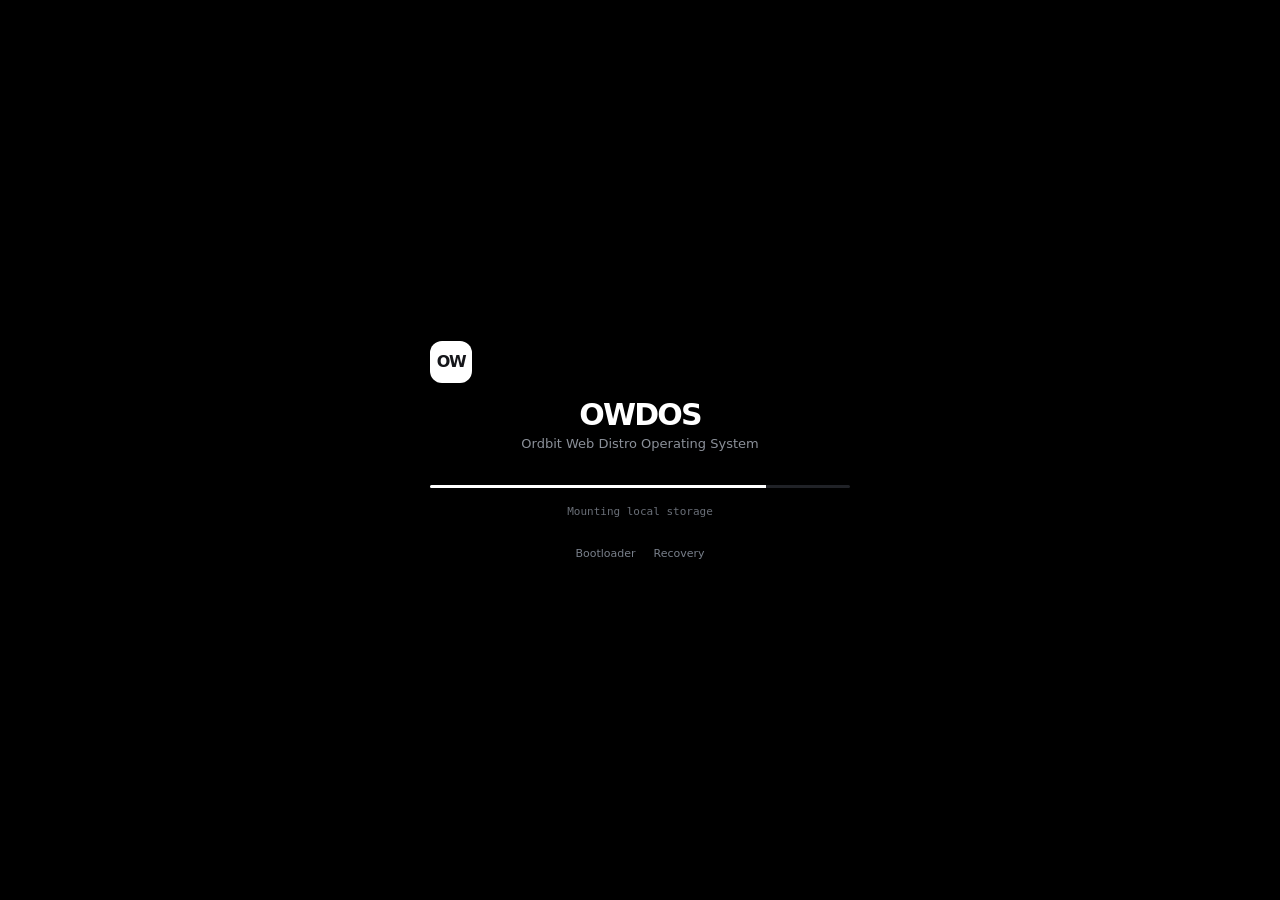
<file: index.html>
<!doctype html><html lang="en"><head><meta charset="utf-8"><meta name="viewport" content="width=device-width,initial-scale=1"><meta name="theme-color" content="#000"><title>OWDOS</title><link rel="icon" href="owdos.png"><link rel="manifest" href="manifest.webmanifest"><link rel="stylesheet" href="owdos.css"></head><body style="background:#000"><main class="ow-boot"><div class="ow-boot-card"><div class="owdos-brand-mark">OW</div><h1>OWDOS</h1><p>Ordbit Web Distro Operating System</p><div class="ow-boot-progress"><span></span></div><small id="bootline">Initializing firmware</small><div class="ow-boot-links"><a href="bootloader.html">Bootloader</a><a href="recovery.html">Recovery</a></div></div></main><script src="system.js"></script><script>
const lines=['Initializing firmware','Checking device state','Loading OWDOS kernel','Mounting local storage','Starting system services'];let i=0;const el=document.getElementById('bootline');const bar=document.querySelector('.ow-boot-progress span');const state=OWSystem.get();function go(){if(i<lines.length){el.textContent=lines[i];bar.style.width=((i+1)/lines.length*100)+'%';i++;setTimeout(go,260);return}if(new URLSearchParams(location.search).has('loader'))return location.href='bootloader.html';if(!state.oobe)return location.href='oobe.html';location.href='welcome.html';}go();</script><style>.ow-boot{min-height:100vh;display:grid;place-items:center;color:#fff;font-family:Inter,system-ui,sans-serif}.ow-boot-card{text-align:center;width:min(420px,88vw)}.ow-boot-card h1{margin:14px 0 4px;font-size:30px;letter-spacing:-.06em}.ow-boot-card p{margin:0;color:#8b9099;font-size:13px}.ow-boot-progress{height:3px;background:#202227;border-radius:99px;margin:34px 0 12px;overflow:hidden}.ow-boot-progress span{display:block;width:0;height:100%;background:#fff;transition:width .22s}.ow-boot-card small{color:#696e77;font:11px ui-monospace,monospace}.ow-boot-links{display:flex;justify-content:center;gap:18px;margin-top:28px}.ow-boot-links a{color:#787f8a;font-size:11px;text-decoration:none}.ow-boot-links a:hover{color:#fff}</style></body></html>
</file>
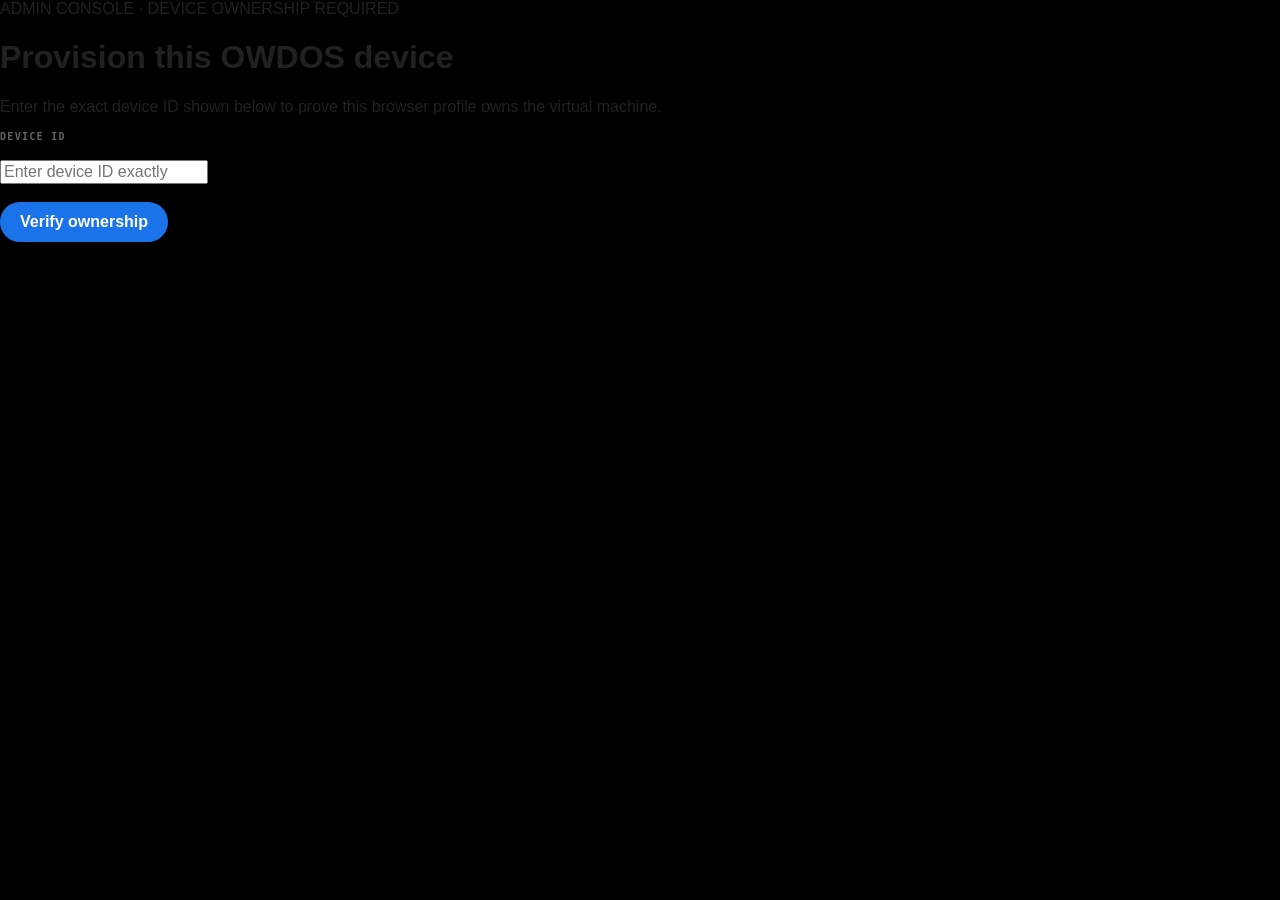
<file: admin.html>
<!doctype html><html><head><meta charset="utf-8"><meta name="viewport" content="width=device-width,initial-scale=1"><title>OWDOS Admin Console</title><link rel="stylesheet" href="system.css"><link rel="icon" href="favicon.svg"></head><body><div class="dev-page"><div class="dev-wrap"><div class="dev-banner">ADMIN CONSOLE · DEVICE OWNERSHIP REQUIRED</div><h1 class="dev-title">Provision this OWDOS device</h1><p class="dev-copy">Enter the exact device ID shown below to prove this browser profile owns the virtual machine.</p><div class="admin-box"><div class="eyebrow">DEVICE ID</div><h2 id="device" style="margin-top:7px;color:#fff;font:600 22px ui-monospace"></h2><input id="claim" autocomplete="off" spellcheck="false" placeholder="Enter device ID exactly"><div class="button-row" style="justify-content:flex-start"><button class="button primary" id="verify">Verify ownership</button></div><div id="message" class="status"></div></div><div id="controls" class="admin-box hidden"><h2>Device controls</h2><p id="status"></p><div class="dev-menu"><button data-kernel="0.4.0-legacy">Kernel 0.4 legacy</button><button data-kernel="0.5.0-ow">Kernel 0.5 stable</button><button data-kernel="0.6.0-dev">Kernel 0.6 dev</button><button data-tpm="1.2-compat">TPM 1.2 compat</button><button data-tpm="2.0.1-virtual">TPM 2.0.1 virtual</button><button data-tpm="2.0.1-virtual-glitch">TPM 2.0 glitch lab</button><button id="snapshot">Save snapshot</button><button id="revert">Revert snapshot</button><button id="powerwash" class="button danger">Powerwash</button><button id="back">Bootloader</button></div><h2 style="margin-top:24px">OWDOS exploit lab</h2><p>Simulated version-specific experiments only.</p><div class="dev-menu">${['sh1ttyoobe','bootbreak','tpmglitch','devunlock'].map(x=>`<button data-exploit="${x}"><b>${x}</b><div class="dev-copy">Apply simulated ${x} state</div></button>`).join('')}</div></div></div></div><script type="module">import{loadDevice,getDeviceId,saveDevice,saveSnapshot,revertDevice,resetDevice,confirmAction,redirect}from'./page.js';const d=loadDevice();device.textContent=getDeviceId();verify.onclick=()=>{if(claim.value.trim()!==getDeviceId()){message.textContent='Device ID does not match.';message.className='status bad';return}d.managed=true;d.managedOwnerId='local-device-owner';saveDevice(d);controls.classList.remove('hidden');message.textContent='Ownership verified. Device provisioning controls unlocked.';message.className='status good';render()};function render(){status.textContent=`FW ${d.firmwareVersion} · BL ${d.bootloaderVersion} · Kernel ${d.kernelVersion} · TPM ${d.tpmVersion} · ${d.devMode?'Developer mode':'Verified boot'}`};document.querySelectorAll('[data-kernel]').forEach(b=>b.onclick=()=>{d.kernelVersion=b.dataset.kernel;saveDevice(d);render()});document.querySelectorAll('[data-tpm]').forEach(b=>b.onclick=()=>{d.tpmVersion=b.dataset.tpm;saveDevice(d);render()});snapshot.onclick=()=>{saveSnapshot(d,'admin');alert('Device snapshot saved.')};revert.onclick=()=>{if(revertDevice(d)){render();alert('Snapshot restored.')}else alert('No snapshot available.')};document.querySelectorAll('[data-exploit]').forEach(b=>b.onclick=()=>{d.exploitLab={id:b.dataset.exploit,version:d.kernelVersion,createdAt:new Date().toISOString()};saveDevice(d);render();alert(`${b.dataset.exploit} applied as an OWDOS-only simulation.`)});powerwash.onclick=async()=>{if(await confirmAction('Powerwash device?','This erases local OWDOS device state and restarts OOBE. Supabase accounts remain intact.','Powerwash')){resetDevice();location.replace('oobe.html')}};back.onclick=()=>redirect('bootloader.html');</script></body></html>
</file>
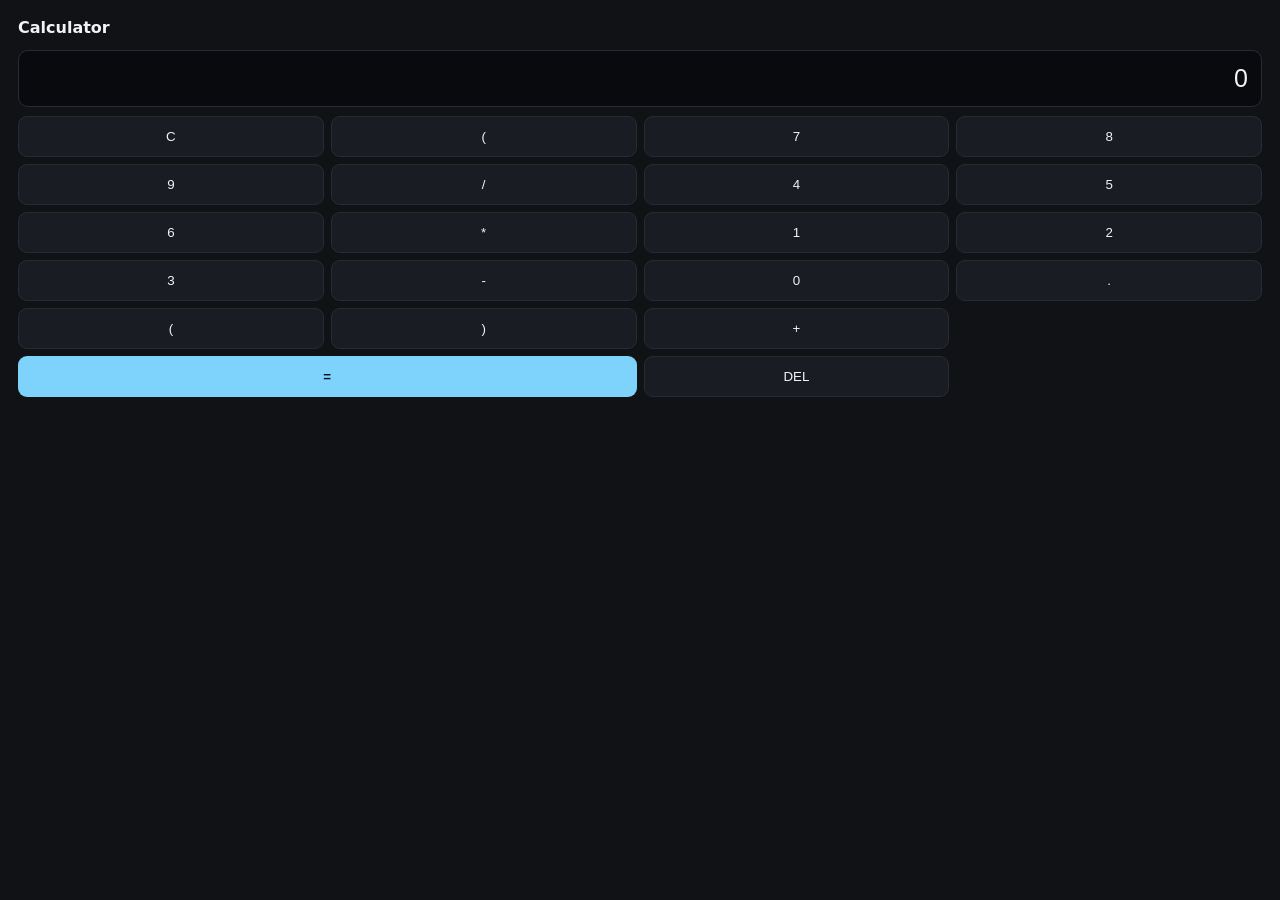
<file: calculator.html>
<!doctype html>
<html lang="en">
<head>
<meta charset="utf-8">
<meta name="viewport" content="width=device-width,initial-scale=1">
<title>Calculator</title>
<style>
body{margin:0;background:#101216;color:#f1f3f5;font-family:system-ui,sans-serif;padding:18px}h1{font-size:16px;margin:0 0 13px}.out{width:100%;box-sizing:border-box;background:#090a0d;color:#f1f3f5;border:1px solid #272c34;border-radius:10px;padding:13px;font-size:25px;text-align:right}.grid{display:grid;grid-template-columns:repeat(4,1fr);gap:7px;margin-top:9px}button{padding:12px;border:1px solid #272c34;border-radius:9px;background:#191c22;color:#f1f3f5;cursor:pointer}button:hover{background:#21252d}.equal{grid-column:span 2;background:#7dd3fc;color:#071018;border:0;font-weight:700}
</style>
</head>
<body>
<h1>Calculator</h1>
<input id="out" class="out" value="0" readonly>
<div id="grid" class="grid"></div>
<script>
const out=document.getElementById('out');
const keys=['C','(','7','8','9','/','4','5','6','*','1','2','3','-','0','.','(',')','+','=','DEL'];
let expr='';
function draw(){document.getElementById('grid').innerHTML=keys.map(k=>`<button class="${k==='='?'equal':''}" data-k="${k}">${k}</button>`).join('')}
function run(k){if(k==='C')expr='';else if(k==='DEL')expr=expr.slice(0,-1);else if(k==='='){try{if(!expr.trim())return;expr=String(Function(`"use strict";return (${expr})`)())}catch{expr='Error'}}else expr+=k;out.value=expr||'0'}
draw();document.getElementById('grid').addEventListener('click',e=>e.target.closest('button')&&run(e.target.closest('button').dataset.k));
document.addEventListener('keydown',e=>{if(/^[0-9+\-*/().]$/.test(e.key))run(e.key);if(e.key==='Enter')run('=');if(e.key==='Backspace')run('DEL');if(e.key==='Escape')run('C')});
</script>
</body>
</html>
</file>
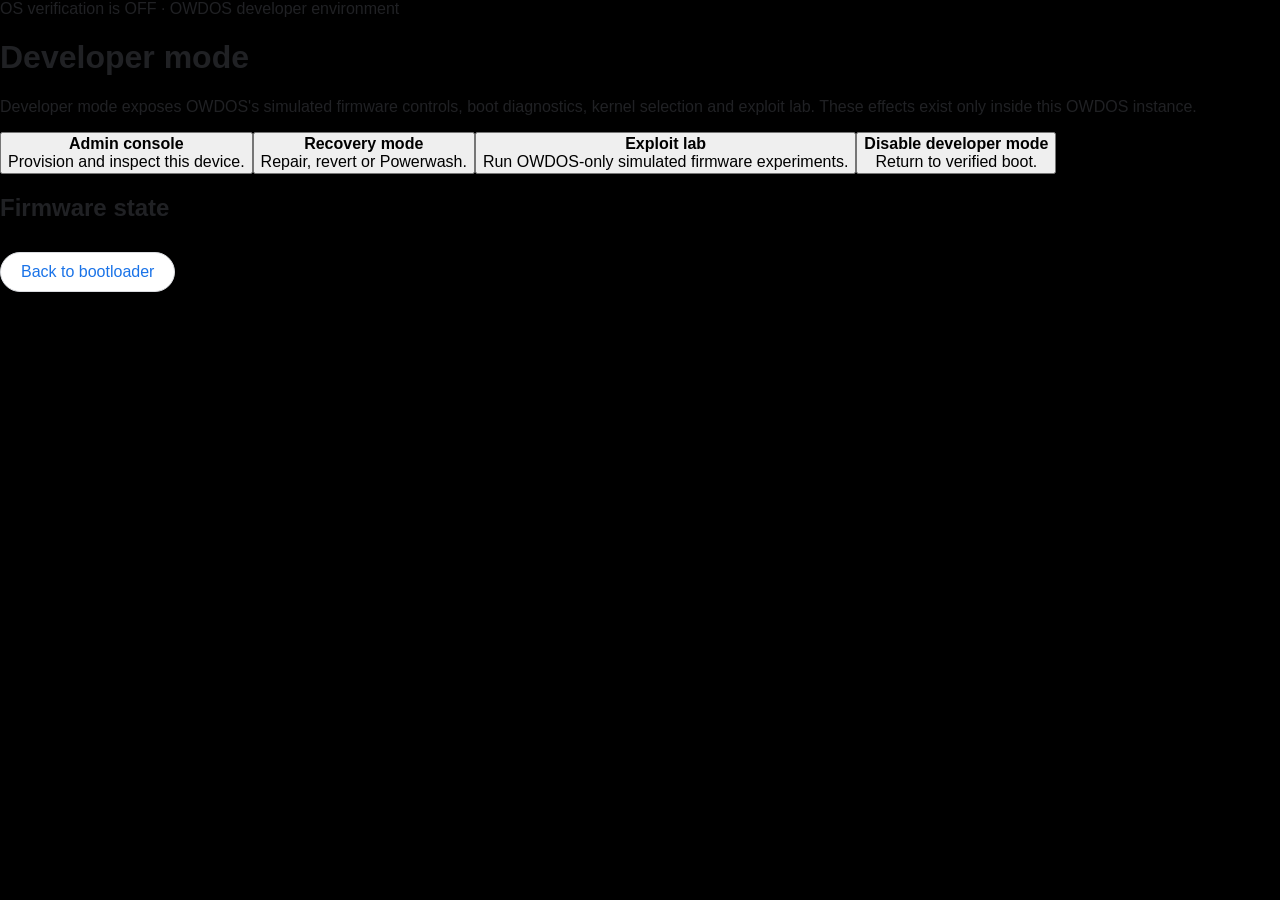
<file: devmode.html>
<!doctype html><html><head><meta charset="utf-8"><meta name="viewport" content="width=device-width,initial-scale=1"><title>OWDOS Developer Mode</title><link rel="stylesheet" href="system.css"><link rel="icon" href="favicon.svg"></head><body><div class="dev-page"><div class="dev-wrap"><div class="dev-banner">OS verification is OFF · OWDOS developer environment</div><h1 class="dev-title">Developer mode</h1><p class="dev-copy">Developer mode exposes OWDOS's simulated firmware controls, boot diagnostics, kernel selection and exploit lab. These effects exist only inside this OWDOS instance.</p><div class="dev-menu"><button id="admin"><b>Admin console</b><div class="dev-copy">Provision and inspect this device.</div></button><button id="recovery"><b>Recovery mode</b><div class="dev-copy">Repair, revert or Powerwash.</div></button><button id="exploit"><b>Exploit lab</b><div class="dev-copy">Run OWDOS-only simulated firmware experiments.</div></button><button id="toggle"><b id="toggle-label">Disable developer mode</b><div class="dev-copy">Return to verified boot.</div></button></div><div class="admin-box"><h2>Firmware state</h2><p id="facts"></p><button class="button ghost" id="boot" style="margin-top:10px">Back to bootloader</button></div></div></div><script type="module">import{loadDevice,getDeviceId,saveDevice,redirect}from'./page.js';const d=loadDevice();facts.textContent=`Device ${getDeviceId()} · FW ${d.firmwareVersion} · BL ${d.bootloaderVersion} · Kernel ${d.kernelVersion} · TPM ${d.tpmVersion}`;admin.onclick=()=>redirect('admin.html');recovery.onclick=()=>redirect('recovery.html');exploit.onclick=()=>redirect('admin.html',{tab:'lab'});toggle.onclick=()=>{d.devMode=false;saveDevice(d);redirect('bootloader.html')};boot.onclick=()=>redirect('bootloader.html');</script></body></html>
</file>
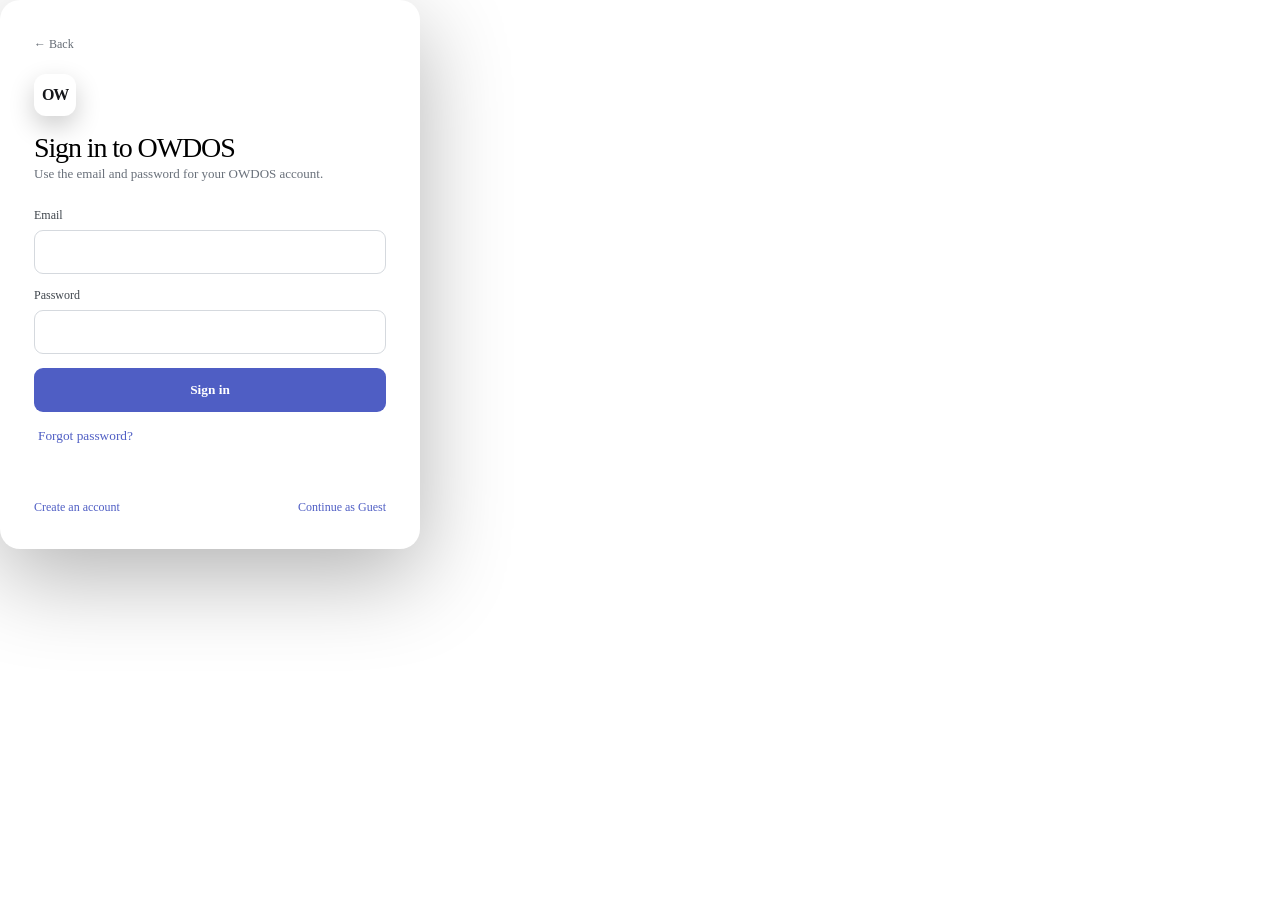
<file: login.html>
<!doctype html><html lang="en"><head><meta charset="utf-8"><meta name="viewport" content="width=device-width,initial-scale=1"><title>Sign in · OWDOS</title><link rel="icon" href="owdos.png"><link rel="stylesheet" href="owdos.css"><script src="system.js"></script><script src="auth.js"></script></head><body class="entry-screen"><main class="auth-page"><a class="back" href="welcome.html">← Back</a><div class="owdos-brand-mark">OW</div><h1>Sign in to OWDOS</h1><p>Use the email and password for your OWDOS account.</p><form id="form"><label>Email<input id="email" type="email" autocomplete="email" required></label><label>Password<input id="password" type="password" autocomplete="current-password" required></label><button class="primary" type="submit">Sign in</button></form><button id="reset" class="text-btn">Forgot password?</button><div id="msg"></div><div class="auth-alt"><a href="signup.html">Create an account</a><a href="guest.html">Continue as Guest</a></div></main><script>
const form=document.getElementById('form'),msg=document.getElementById('msg');form.addEventListener('submit',async e=>{e.preventDefault();msg.textContent='Signing in…';const r=await OWAuth.signIn(email.value,password.value);if(r.error){msg.textContent=r.error.message.includes('Email not confirmed')?'Check your email before signing in.':r.error.message;return}OWSystem.set({guest:false});location.href='desktop.html';});document.getElementById('reset').onclick=async()=>{const email=document.getElementById('email').value.trim();if(!email){msg.textContent='Enter your email first.';return}const r=await OWAuth.reset(email);msg.textContent=r.error?r.error.message:'Password reset email sent.'};</script><style>.auth-page{width:min(420px,92vw);background:#fff;border-radius:20px;padding:34px;box-shadow:0 28px 90px rgba(0,0,0,.3)}.auth-page .back{color:#656c75;text-decoration:none;font-size:12px}.auth-page>.owdos-brand-mark{margin:22px 0 16px}.auth-page h1{margin:0;font-weight:500;font-size:28px;letter-spacing:-.04em}.auth-page p{color:#69707a;font-size:13px;line-height:1.55}.auth-page form{display:grid;gap:14px;margin-top:24px}.auth-page label{display:grid;gap:7px;color:#3f454c;font-size:12px}.auth-page input{height:44px;padding:0 12px;border:1px solid #d5d9de;border-radius:9px;outline:none}.auth-page input:focus{border-color:#5965c8;box-shadow:0 0 0 3px rgba(89,101,200,.12)}.primary{height:44px;border:0;border-radius:9px;background:#4f5ec4;color:#fff;font-weight:600;cursor:pointer}.text-btn{border:0;background:transparent;color:#4f5ec4;cursor:pointer;margin-top:12px;padding:4px}#msg{min-height:18px;margin-top:12px;color:#626a74;font-size:12px}.auth-alt{display:flex;justify-content:space-between;margin-top:22px;font-size:12px}.auth-alt a{color:#4f5ec4;text-decoration:none}</style></body></html>
</file>
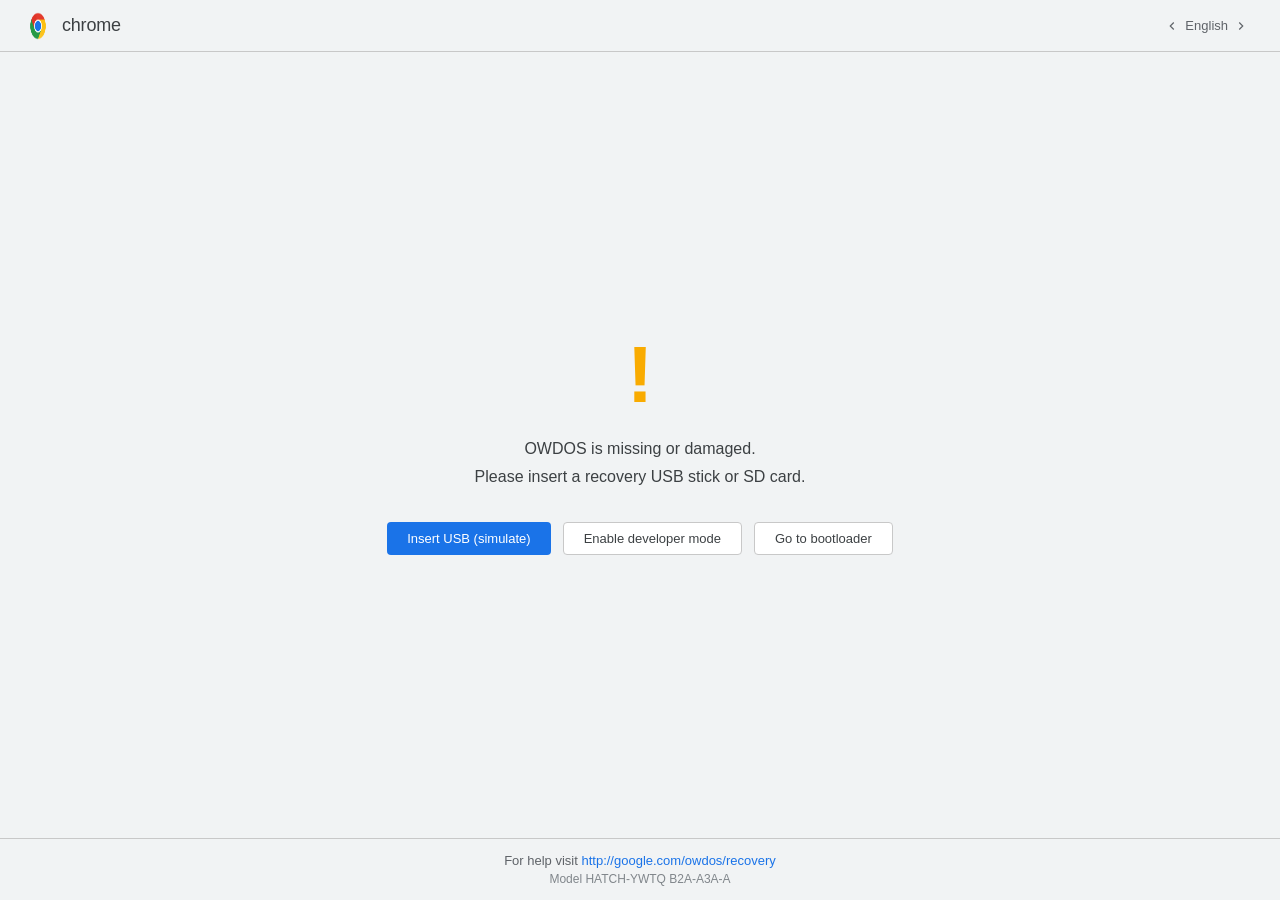
<file: recovery.html>
<!DOCTYPE html>
<html lang="en">
<head>
<meta charset="UTF-8">
<meta name="viewport" content="width=device-width, initial-scale=1.0">
<title>OWDOS Recovery</title>
<style>
*{margin:0;padding:0;box-sizing:border-box;}
html,body{width:100%;height:100%;overflow:hidden;font-family:'Google Sans',Roboto,Arial,sans-serif;background:#e8eaed;}

/* ── SCREENS ── */
.screen{display:none;position:absolute;inset:0;flex-direction:column;}
.screen.active{display:flex;}

/* ── TOP BAR (chrome logo + language) ── */
.top-bar{
  height:52px;padding:0 24px;
  display:flex;align-items:center;justify-content:space-between;
  border-bottom:1px solid #c8c8c8;background:#f1f3f4;flex-shrink:0;
}
.top-bar-logo{display:flex;align-items:center;gap:10px;}
.top-bar-logo img{width:28px;height:28px;}
.top-bar-logo span{font-size:18px;font-weight:400;color:#3c4043;letter-spacing:-0.2px;}
.top-bar-lang{
  display:flex;align-items:center;gap:6px;
  font-size:13px;color:#5f6368;cursor:pointer;
  padding:4px 8px;border-radius:4px;transition:background 0.15s;
}
.top-bar-lang:hover{background:#e8eaed;}
.top-bar-lang svg{width:14px;height:14px;}

/* ── MAIN CONTENT AREA ── */
.screen-body{
  flex:1;display:flex;flex-direction:column;
  align-items:center;justify-content:center;
  padding:0 24px;
}

/* ── BOTTOM BAR ── */
.bottom-bar{
  padding:14px 24px;text-align:center;
  border-top:1px solid #c8c8c8;background:#f1f3f4;
  font-size:13px;color:#5f6368;flex-shrink:0;
}
.bottom-bar a{color:#1a73e8;text-decoration:none;}
.bottom-bar a:hover{text-decoration:underline;}
.bottom-bar .model{margin-top:4px;font-size:12px;color:#80868b;}

/* ── SCREEN 1: MAIN RECOVERY (old style - image 1) ── */
#screen-main{background:#f1f3f4;}
.rec-exclaim{
  font-size:80px;line-height:1;margin-bottom:20px;
  /* Render as a gold ! like the real one */
  color:#f9ab00;font-weight:900;font-style:normal;
  text-shadow:none;
}
.rec-title{font-size:16px;color:#3c4043;text-align:center;line-height:1.7;margin-bottom:0;}

/* ── SCREEN 2: INSERT USB (image 2 / new style) ── */
#screen-insert{background:#f8f9fa;}
.insert-title{font-size:20px;color:#3c4043;margin-bottom:32px;font-weight:400;}
.insert-graphic{
  display:flex;flex-direction:column;align-items:center;gap:0;
  margin-bottom:32px;
}
/* USB port slots at top */
.port-row{display:flex;gap:12px;margin-bottom:0;}
.port-slot{
  width:44px;height:8px;background:#9aa0a6;border-radius:2px;
}
.port-slot.sd{width:32px;}
/* Blue arrow */
.insert-arrow{
  font-size:0;margin:6px 0;
  width:0;height:0;
  border-left:24px solid transparent;
  border-right:24px solid transparent;
  border-bottom:30px solid #1a73e8;
}
/* USB + SD card icons */
.media-row{display:flex;gap:16px;align-items:flex-end;}
.usb-icon{
  display:flex;flex-direction:column;align-items:center;
  position:relative;
}
.usb-body{
  width:42px;height:60px;background:#e8eaed;
  border:2px solid #9aa0a6;border-radius:4px 4px 2px 2px;
  position:relative;display:flex;align-items:flex-start;justify-content:center;
  padding-top:6px;
}
.usb-plug{
  width:22px;height:10px;background:#9aa0a6;
  border-radius:1px;
}
.sd-icon{
  width:34px;height:44px;background:#e8eaed;
  border:2px solid #9aa0a6;border-radius:4px 4px 4px 4px;
  position:relative;overflow:hidden;
}
.sd-notch{
  position:absolute;top:0;left:0;
  width:8px;height:8px;
  background:#f8f9fa;
}
/* SD card lines */
.sd-lines{
  position:absolute;top:8px;left:3px;right:3px;
  display:flex;flex-direction:column;gap:3px;
}
.sd-line{height:2px;background:#bdc1c6;border-radius:1px;}

/* ── SCREEN 3: TAB / CROSSYSTEM DATA ── */
#screen-tab{background:#f1f3f4;flex-direction:column;}
#tab-data-overlay{
  position:absolute;top:52px;left:0;right:0;
  background:rgba(0,0,0,0.75);
  padding:12px 18px;
  font-family:'Courier New',monospace;font-size:11px;color:#33ff33;
  line-height:1.7;z-index:10;
  display:none;
  max-height:55%;overflow:hidden;
}
#tab-data-overlay.show{display:block;}

/* ── SCREEN 4: DEVELOPER MODE CONFIRM ── */
#screen-devmode{background:#f1f3f4;}
.devmode-icon{font-size:56px;margin-bottom:16px;}
.devmode-title{font-size:22px;font-weight:400;color:#3c4043;margin-bottom:12px;text-align:center;}
.devmode-body{font-size:14px;color:#5f6368;line-height:1.75;margin-bottom:24px;text-align:center;max-width:520px;}
.devmode-countdown{font-size:13px;color:#f9ab00;margin-bottom:20px;}
.devmode-keys{display:flex;flex-direction:column;gap:8px;align-items:center;}
.devmode-key-row{display:flex;align-items:center;gap:8px;font-size:13px;color:#5f6368;}
.kbd{
  display:inline-flex;align-items:center;justify-content:center;
  min-width:34px;height:26px;padding:0 8px;
  background:#fff;border:1px solid #c8c8c8;border-radius:4px;
  font-size:12px;color:#3c4043;font-family:'Courier New',monospace;
  box-shadow:0 1px 2px rgba(0,0,0,0.1);
}
.devmode-bar{width:280px;height:3px;background:#e0e0e0;border-radius:2px;margin-top:20px;overflow:hidden;}
.devmode-bar-fill{height:100%;background:#f9ab00;border-radius:2px;width:100%;transition:width 1s linear;}

/* ── SCREEN 5: INSTALLING ── */
#screen-installing{background:#f1f3f4;}
.install-title{font-size:22px;font-weight:400;color:#3c4043;margin-bottom:8px;}
.install-sub{font-size:14px;color:#5f6368;margin-bottom:28px;}
.install-stages{width:400px;}
.stage-row{display:flex;align-items:center;gap:14px;padding:10px 0;border-bottom:1px solid #e0e0e0;font-size:14px;}
.stage-row:last-child{border-bottom:none;}
.stage-ico{width:22px;text-align:center;font-size:16px;}
.stage-name{flex:1;color:#3c4043;}
.stage-status{font-size:12px;color:#9aa0a6;}
.stage-done{color:#1e8e3e;}
.stage-active{color:#1a73e8;}
.prog-bar{height:4px;background:#e0e0e0;border-radius:2px;width:360px;margin-top:20px;overflow:hidden;}
.prog-fill{height:100%;background:#1a73e8;border-radius:2px;width:0%;transition:width 0.3s;}
.prog-label{font-size:12px;color:#9aa0a6;margin-top:8px;}

/* ── SCREEN 6: COMPLETE ── */
#screen-complete{background:#f1f3f4;}
.complete-icon{font-size:64px;margin-bottom:16px;}
.complete-title{font-size:22px;font-weight:400;color:#3c4043;margin-bottom:8px;}
.complete-body{font-size:14px;color:#5f6368;text-align:center;margin-bottom:24px;line-height:1.7;}

/* ── SCREEN 7: DEV RECOVERY TERMINAL ── */
#screen-devterm{background:#000;font-family:'Courier New',monospace;}
#devterm-out{padding:16px 20px;font-size:12px;color:#33ff33;line-height:1.7;overflow-y:auto;flex:1;}
.dt-line{white-space:pre-wrap;}
.dt-dim{color:#1a6e1a;}
.dt-warn{color:#f9ab00;}
.dt-err{color:#ff4444;}

/* ── BUTTONS ── */
.rec-btn{
  padding:10px 28px;border-radius:4px;font-size:14px;font-weight:500;
  cursor:pointer;border:none;font-family:inherit;transition:background 0.15s,box-shadow 0.15s;
}
.rec-btn-primary{background:#1a73e8;color:#fff;}
.rec-btn-primary:hover{background:#1557b0;box-shadow:0 1px 3px rgba(0,0,0,0.2);}
.rec-btn-secondary{background:#fff;color:#3c4043;border:1px solid #c8c8c8;}
.rec-btn-secondary:hover{background:#f1f3f4;}
.rec-btn-danger{background:#d93025;color:#fff;}
.rec-btn-danger:hover{background:#b31412;}
.btn-row{display:flex;gap:12px;margin-top:24px;}

/* ── HOLD KEY INDICATOR ── */
#hold-indicator{
  position:fixed;bottom:80px;left:50%;transform:translateX(-50%);
  display:flex;gap:6px;align-items:center;
  background:rgba(0,0,0,0.65);border-radius:8px;
  padding:8px 16px;font-size:12px;color:#9aa0a6;
  pointer-events:none;opacity:0;transition:opacity 0.2s;
  font-family:'Courier New',monospace;
}
#hold-indicator.show{opacity:1;}
.hk{
  padding:2px 8px;background:#2a2a2a;border:1px solid #555;
  border-radius:4px;font-size:11px;color:#bbb;
  transition:background 0.15s,color 0.15s;
}
.hk.on{background:#1a73e8;color:#fff;border-color:#1a73e8;}

/* Toast */
#toast{
  position:fixed;bottom:24px;left:50%;transform:translateX(-50%) translateY(10px);
  background:rgba(32,33,36,0.92);color:#fff;padding:9px 20px;border-radius:24px;
  font-size:13px;pointer-events:none;opacity:0;
  transition:opacity 0.2s,transform 0.2s;z-index:9999;white-space:nowrap;
}
#toast.show{opacity:1;transform:translateX(-50%) translateY(0);}
</style>
</head>
<body><script src="system.js"></script>

<!-- ── SCREEN 1: MAIN ── -->
<div class="screen active" id="screen-main">
  <div class="top-bar">
    <div class="top-bar-logo">
      <img src="owdos.png" alt="chrome">
      <span>chrome</span>
    </div>
    <div class="top-bar-lang">
      <svg viewBox="0 0 24 24" fill="none" stroke="currentColor" stroke-width="2"><polyline points="15 18 9 12 15 6"/></svg>
      English
      <svg viewBox="0 0 24 24" fill="none" stroke="currentColor" stroke-width="2"><polyline points="9 18 15 12 9 6"/></svg>
    </div>
  </div>
  <div class="screen-body">
    <div class="rec-exclaim">!</div>
    <div class="rec-title">
      OWDOS is missing or damaged.<br>
      Please insert a recovery USB stick or SD card.
    </div>
  </div>
  <div class="bottom-bar">
    For help visit <a href="#" onclick="return false">http://google.com/owdos/recovery</a>
    <div class="model" id="main-model-lbl">Model  HATCH-YWTQ B2A-A3A-A</div>
  </div>
</div>

<!-- ── TAB DATA OVERLAY (shown over main when Tab pressed) ── -->
<div id="tab-data-overlay"></div>

<!-- ── SCREEN 2: INSERT USB ── -->
<div class="screen" id="screen-insert">
  <div class="top-bar">
    <div class="top-bar-logo">
      <img src="owdos.png" alt="chrome">
      <span>chrome</span>
    </div>
    <div class="top-bar-lang">
      <svg viewBox="0 0 24 24" fill="none" stroke="currentColor" stroke-width="2"><polyline points="15 18 9 12 15 6"/></svg>
      English
      <svg viewBox="0 0 24 24" fill="none" stroke="currentColor" stroke-width="2"><polyline points="9 18 15 12 9 6"/></svg>
    </div>
  </div>
  <div class="screen-body">
    <div class="insert-title">Please insert a recovery USB stick or SD card.</div>
    <div class="insert-graphic">
      <!-- port slots at top -->
      <div class="port-row">
        <div class="port-slot"></div>
        <div class="port-slot sd"></div>
      </div>
      <!-- blue arrow pointing up -->
      <div style="margin:10px 0">
        <svg width="48" height="52" viewBox="0 0 48 52">
          <polygon points="24,0 48,28 33,28 33,52 15,52 15,28 0,28" fill="#1a73e8"/>
        </svg>
      </div>
      <!-- USB + SD card -->
      <div class="media-row">
        <div class="usb-icon">
          <div class="usb-body">
            <div class="usb-plug"></div>
          </div>
        </div>
        <div class="sd-icon">
          <div class="sd-notch"></div>
          <div class="sd-lines">
            <div class="sd-line"></div><div class="sd-line"></div>
            <div class="sd-line"></div><div class="sd-line"></div>
          </div>
        </div>
      </div>
    </div>
    <div class="btn-row">
      <button class="rec-btn rec-btn-primary" onclick="showScreen('screen-installing');startInstall()">Simulate USB detected</button>
      <button class="rec-btn rec-btn-secondary" onclick="showScreen('screen-main')">Cancel</button>
    </div>
  </div>
  <div class="bottom-bar">
    For help visit <a href="#" onclick="return false">https://google.com/owdos/recovery</a>
    <div class="model">Model  HATCH-YWTQ B2A-A3A-A</div>
  </div>
</div>

<!-- ── SCREEN 3: INSTALLING ── -->
<div class="screen" id="screen-installing">
  <div class="top-bar">
    <div class="top-bar-logo">
      <img src="owdos.png" alt="chrome">
      <span>chrome</span>
    </div>
    <div class="top-bar-lang">
      <svg viewBox="0 0 24 24" fill="none" stroke="currentColor" stroke-width="2"><polyline points="15 18 9 12 15 6"/></svg>
      English
      <svg viewBox="0 0 24 24" fill="none" stroke="currentColor" stroke-width="2"><polyline points="9 18 15 12 9 6"/></svg>
    </div>
  </div>
  <div class="screen-body">
    <div class="install-title" id="install-title">Verifying recovery media</div>
    <div class="install-sub" id="install-sub">Please wait. Do not remove the USB drive.</div>
    <div class="install-stages">
      <div class="stage-row" id="stage-verify">
        <div class="stage-ico">⏳</div>
        <div class="stage-name">Verifying media</div>
        <div class="stage-status stage-active">In progress...</div>
      </div>
      <div class="stage-row" id="stage-erase">
        <div class="stage-ico">○</div>
        <div class="stage-name">Erasing internal storage</div>
        <div class="stage-status">Waiting</div>
      </div>
      <div class="stage-row" id="stage-write">
        <div class="stage-ico">○</div>
        <div class="stage-name">Writing OWDOS image</div>
        <div class="stage-status">Waiting</div>
      </div>
      <div class="stage-row" id="stage-verify2">
        <div class="stage-ico">○</div>
        <div class="stage-name">Verifying installation</div>
        <div class="stage-status">Waiting</div>
      </div>
    </div>
    <div class="prog-bar"><div class="prog-fill" id="prog-fill"></div></div>
    <div class="prog-label" id="prog-label">0%</div>
  </div>
  <div class="bottom-bar">
    For help visit <a href="#" onclick="return false">https://google.com/owdos/recovery</a>
    <div class="model">Model  HATCH-YWTQ B2A-A3A-A</div>
  </div>
</div>

<!-- ── SCREEN 4: COMPLETE ── -->
<div class="screen" id="screen-complete">
  <div class="top-bar">
    <div class="top-bar-logo">
      <img src="owdos.png" alt="chrome">
      <span>chrome</span>
    </div>
    <div class="top-bar-lang" style="visibility:hidden">English</div>
  </div>
  <div class="screen-body">
    <div class="complete-icon">✅</div>
    <div class="complete-title">Recovery complete</div>
    <div class="complete-body">
      OWDOS has been successfully restored.<br>
      Remove the USB drive and your OWDOS device will restart.
    </div>
    <div class="btn-row">
      <button class="rec-btn rec-btn-primary" onclick="window.location.href='oobe.html'">Restart → Setup</button>
      <button class="rec-btn rec-btn-secondary" onclick="showScreen('screen-main')">Restart Recovery</button>
    </div>
  </div>
  <div class="bottom-bar">
    For help visit <a href="#" onclick="return false">https://google.com/owdos/recovery</a>
    <div class="model">Model  HATCH-YWTQ B2A-A3A-A</div>
  </div>
</div>

<!-- ── SCREEN 5: DEVELOPER MODE CONFIRM ── -->
<div class="screen" id="screen-devmode">
  <div class="top-bar">
    <div class="top-bar-logo">
      <img src="owdos.png" alt="chrome">
      <span>chrome</span>
    </div>
    <div class="top-bar-lang">
      <svg viewBox="0 0 24 24" fill="none" stroke="currentColor" stroke-width="2"><polyline points="15 18 9 12 15 6"/></svg>
      English
      <svg viewBox="0 0 24 24" fill="none" stroke="currentColor" stroke-width="2"><polyline points="9 18 15 12 9 6"/></svg>
    </div>
  </div>
  <div class="screen-body">
    <div class="devmode-icon">⚠️</div>
    <div class="devmode-title">Enable developer mode?</div>
    <div class="devmode-body">
      Developer mode removes verification and allows unsigned software,<br>
      USB boot, and root shell access.<br><br>
      <strong style="color:#f9ab00">WARNING:</strong> Enabling developer mode will
      <strong>Powerwash</strong> your OWDOS device.<br>All locally stored data will be permanently deleted.
    </div>
    <div class="devmode-countdown">
      Returning to normal mode in <span id="devmode-timer">30</span>s...
    </div>
    <div class="devmode-keys">
      <div class="devmode-key-row"><span class="kbd">Space</span> — Cancel (return to normal mode)</div>
      <div class="devmode-key-row"><span class="kbd">Enter</span> — Enable developer mode</div>
    </div>
    <div class="devmode-bar"><div class="devmode-bar-fill" id="devmode-bar-fill"></div></div>
    <div class="btn-row">
      <button class="rec-btn rec-btn-secondary" onclick="cancelDevMode()">Cancel</button>
      <button class="rec-btn rec-btn-danger" onclick="confirmDevMode()">Enable developer mode</button>
    </div>
  </div>
  <div class="bottom-bar">
    For help visit <a href="#" onclick="return false">https://google.com/owdos/recovery</a>
    <div class="model">Model  HATCH-YWTQ B2A-A3A-A</div>
  </div>
</div>

<!-- ── SCREEN 6: ENABLING DEV MODE ── -->
<div class="screen" id="screen-devenabling">
  <div class="top-bar">
    <div class="top-bar-logo">
      <img src="owdos.png" alt="chrome">
      <span>chrome</span>
    </div>
    <div class="top-bar-lang" style="visibility:hidden">English</div>
  </div>
  <div class="screen-body">
    <div style="font-size:52px;margin-bottom:16px">🔓</div>
    <div class="install-title">Enabling developer mode</div>
    <div class="install-sub">Erasing internal storage and removing boot verification...</div>
    <div class="prog-bar"><div class="prog-fill" id="devmode-prog-fill"></div></div>
    <div class="prog-label" id="devmode-prog-label">Preparing...</div>
  </div>
  <div class="bottom-bar">
    For help visit <a href="#" onclick="return false">https://google.com/owdos/recovery</a>
    <div class="model">Model  HATCH-YWTQ B2A-A3A-A</div>
  </div>
</div>

<!-- ── SCREEN 7: DEV RECOVERY TERMINAL ── -->
<div class="screen" id="screen-devterm">
  <div id="devterm-out"></div>
</div>

<!-- ── HOLD INDICATOR ── -->
<div id="hold-indicator">
  Hold for developer recovery:
  <span class="hk" id="hk1">1</span>
  <span style="color:#555">+</span>
  <span class="hk" id="hk4">4</span>
  <span style="color:#555">+</span>
  <span class="hk" id="hkeq">=</span>
</div>

<div id="toast"></div>

<script>
// ── STATE ──
let devTimer, devSecs = 30;
let toastTimer;
const held = new Set();
const CROSSYSTEM_DATA = [
  'recovery_reason         = 0x02  0x00  (recovery button pressed)',
  'Vb_raw: 60 10 00 00 00 02 00 20 00 fe ff 00 00 ff ff 1e',
  'dev_boot_usb            = 0',
  'dev_boot_legacy         = 0',
  'default_boot            = 0',
  'boot_signed_only        = 0',
  'boot_fastboot_full_cap  = 0',
  'TPM: fwver=0x00010001 kernver=0x00010005',
  'vb_flags: 0x00000000000000',
  'vb_rootkey: b361e72e4e739e974c46e5dd1b1412775f73826d',
  'vb_recovery_key: 73548eec796f801be5d62992ac07efc1155779fc',
  'read-only firmware id: OWDOS-FW.1.0.0',
  'active firmware id:    OWDOS-FW.1.0.0',
  'TPM state: v=1 failed_tries=0 max_tries=200',
];

function showScreen(id) {
  document.querySelectorAll('.screen').forEach(s => s.classList.remove('active'));
  const el = document.getElementById(id);
  if (el) el.classList.add('active');
}

let toastT;
function showToast(msg) {
  const t = document.getElementById('toast');
  t.textContent = msg; t.classList.add('show');
  clearTimeout(toastT);
  toastT = setTimeout(() => t.classList.remove('show'), 2200);
}

// ── INSTALL SEQUENCE ──
function startInstall() {
  const fill = document.getElementById('prog-fill');
  const label = document.getElementById('prog-label');
  const title = document.getElementById('install-title');
  const sub   = document.getElementById('install-sub');
  const stages = [
    { id:'stage-verify',  pct:20,  t:'Verifying recovery media',   s:'Checking SHA-256 signature...',            ico:'🔍', done:'Done' },
    { id:'stage-erase',   pct:45,  t:'Erasing internal storage',   s:'Securely erasing 128 GB eMMC...',          ico:'🗑️', done:'Done' },
    { id:'stage-write',   pct:82,  t:'Writing OWDOS image',     s:'Writing 4.2 GB image to disk...',          ico:'💾', done:'Done' },
    { id:'stage-verify2', pct:100, t:'Verifying installation',      s:'Checking data integrity...',               ico:'✅', done:'Done' },
  ];
  let si = 0;
  function next() {
    if (si >= stages.length) { setTimeout(() => showScreen('screen-complete'), 600); return; }
    const s = stages[si];
    const row = document.getElementById(s.id);
    if (row) {
      row.querySelector('.stage-ico').textContent = '⏳';
      row.querySelector('.stage-status').textContent = 'In progress...';
      row.querySelector('.stage-status').className = 'stage-status stage-active';
    }
    let cur = si === 0 ? 0 : stages[si-1].pct;
    if (title) title.textContent = s.t;
    if (sub)   sub.textContent   = s.s;
    const step = () => {
      cur = Math.min(cur + 0.7, s.pct);
      if (fill)  fill.style.width  = cur + '%';
      if (label) label.textContent = Math.round(cur) + '%';
      if (cur < s.pct) { requestAnimationFrame(step); return; }
      if (row) {
        row.querySelector('.stage-ico').textContent = s.ico;
        row.querySelector('.stage-status').textContent = s.done;
        row.querySelector('.stage-status').className = 'stage-status stage-done';
      }
      si++;
      setTimeout(next, 500);
    };
    setTimeout(step, 350);
  }
  next();
}

// ── DEV MODE COUNTDOWN ──
function startDevCountdown() {
  devSecs = 30;
  clearInterval(devTimer);
  const fill = document.getElementById('devmode-bar-fill');
  devTimer = setInterval(() => {
    devSecs--;
    const el = document.getElementById('devmode-timer');
    if (el) el.textContent = devSecs;
    if (fill) fill.style.width = (devSecs / 30 * 100) + '%';
    if (devSecs <= 0) { clearInterval(devTimer); cancelDevMode(); }
  }, 1000);
}
function cancelDevMode() {
  clearInterval(devTimer);
  showScreen('screen-main');
  showToast('Developer mode cancelled.');
}
function confirmDevMode() {
  clearInterval(devTimer);
  showScreen('screen-devenabling');
  const fill  = document.getElementById('devmode-prog-fill');
  const label = document.getElementById('devmode-prog-label');
  const steps = [[15,'Transitioning...'],[35,'Erasing stateful partition...'],[60,'Removing TPM ownership...'],[80,'Clearing verified boot state...'],[100,'Developer mode enabled. Rebooting...']];
  let si = 0;
  const go = () => {
    if (si >= steps.length) { setTimeout(() => { window.location.href = 'bootloader.html?devmode=1'; }, 800); return; }
    const [pct,msg] = steps[si++];
    if (fill)  fill.style.width  = pct + '%';
    if (label) label.textContent = msg;
    setTimeout(go, pct === 100 ? 600 : 900);
  };
  setTimeout(go, 400);
}

// ── DEV RECOVERY TERMINAL (1+4+=) ──
function showDevTerm() {
  showScreen('screen-devterm');
  const out = document.getElementById('devterm-out');
  out.innerHTML = '';
  const lines = [
    { t:'OWDOS Developer Recovery', c:'' },
    { t:'================================', c:'dt-dim' },
    { t:'', c:'' },
    { t:'WARNING: developer mode is not enabled.', c:'dt-warn' },
    { t:'This mode is intended for advanced users only.', c:'dt-warn' },
    { t:'', c:'' },
    { t:'Board: HATCH', c:'' },
    { t:'Firmware: OWDOS-FW.1.0.0', c:'' },
    { t:'EC: hatch_v1.0.1288-54253cc27', c:'' },
    { t:'BIOS: OWBoot 1.0-1535-gf68e63f4e9', c:'' },
    { t:'', c:'' },
    { t:'Detected recovery reason: 0x02 (recovery button pressed)', c:'dt-warn' },
    { t:'', c:'' },
    { t:'Options:', c:'' },
    { t:'  [Ctrl+D]  Enable developer mode', c:'' },
    { t:'  [Ctrl+U]  Boot from USB (dev mode only)', c:'dt-dim' },
    { t:'  [Ctrl+L]  Boot legacy BIOS (dev mode only)', c:'dt-dim' },
    { t:'  [Space]   Cancel — return to recovery', c:'' },
    { t:'', c:'' },
    { t:'recovery> ', c:'' },
  ];
  let i = 0;
  const print = () => {
    if (i >= lines.length) {
      const cursor = document.createElement('span');
      cursor.style.cssText = 'display:inline-block;width:8px;height:13px;background:#33ff33;animation:blink 1s step-end infinite;vertical-align:middle;';
      out.lastChild.appendChild(cursor);
      const inp = document.createElement('input');
      inp.style.cssText = 'background:transparent;border:none;outline:none;color:#33ff33;font-family:"Courier New",monospace;font-size:12px;caret-color:#33ff33;width:320px;';
      inp.onkeydown = termKey;
      out.lastChild.appendChild(inp);
      setTimeout(() => inp.focus(), 50);
      return;
    }
    const d = document.createElement('div');
    d.className = 'dt-line' + (lines[i].c ? ' ' + lines[i].c : '');
    d.textContent = lines[i++].t;
    out.appendChild(d);
    setTimeout(print, 35);
  };
  print();
  // add blink keyframes
  if (!document.getElementById('blink-style')) {
    const st = document.createElement('style');
    st.id = 'blink-style';
    st.textContent = '@keyframes blink{0%,100%{opacity:1}50%{opacity:0}}';
    document.head.appendChild(st);
  }
}

function termKey(e) {
  const out = document.getElementById('devterm-out');
  if (e.key === 'Enter') {
    const cmd = e.target.value.trim(); e.target.value = '';
    const r = document.createElement('div'); r.className = 'dt-line';
    r.textContent = 'recovery> ' + cmd; out.insertBefore(r, e.target.parentNode);
    if (cmd) {
      const resp = document.createElement('div'); resp.className = 'dt-line dt-dim';
      resp.textContent = termExec(cmd); out.insertBefore(resp, e.target.parentNode);
    }
  }
  if (e.ctrlKey && e.key === 'd') { e.preventDefault(); showScreen('screen-devmode'); startDevCountdown(); }
  if (e.key === ' ') { e.preventDefault(); showScreen('screen-insert'); }
}
function termExec(cmd) {
  const m = { help:'Available: help, tpm_status, vbutil_key, crossystem, reboot, poweroff', tpm_status:'TPM: enabled, owned\nFirmware version: 1.0.6\nSpec level: 2.0', crossystem:CROSSYSTEM_DATA.join('\n'), reboot:'Rebooting...', poweroff:'Powering off...' };
  return m[cmd] || 'Unknown command: ' + cmd + ". Type 'help' for options.";
}

// ── TAB: show crossystem data overlay ──
function showTabData() {
  const overlay = document.getElementById('tab-data-overlay');
  if (overlay.classList.contains('show')) { overlay.classList.remove('show'); return; }
  overlay.innerHTML = CROSSYSTEM_DATA.map(l => `<div style="font-family:'Courier New',monospace;font-size:11px;color:#33ff33;line-height:1.7;background:rgba(0,0,0,0.75);padding:0 2px">${l}</div>`).join('');
  overlay.classList.add('show');
}

// ── KEYBOARD ──
document.addEventListener('keydown', e => {
  held.add(e.key);
  document.getElementById('hk1').classList.toggle('on', held.has('1'));
  document.getElementById('hk4').classList.toggle('on', held.has('4'));
  document.getElementById('hkeq').classList.toggle('on', held.has('='));
  if (held.has('1') || held.has('4') || held.has('=')) document.getElementById('hold-indicator').classList.add('show');

  if (held.has('1') && held.has('4') && held.has('=')) { e.preventDefault(); showDevTerm(); return; }

  const active = document.querySelector('.screen.active')?.id;

  // Tab → show crossystem data on main/insert screens
  if (e.key === 'Tab' && (active === 'screen-main' || active === 'screen-insert')) { e.preventDefault(); showTabData(); return; }

  if (e.ctrlKey && e.key === 'd') { e.preventDefault(); showScreen('screen-devmode'); startDevCountdown(); return; }
  if (e.ctrlKey && e.key === 'u') { e.preventDefault(); showToast('USB boot requires developer mode.'); return; }
  if (e.ctrlKey && e.key === 'l') { e.preventDefault(); showToast('Legacy BIOS boot requires developer mode.'); return; }
  if (e.ctrlKey && e.key === 'r') { e.preventDefault(); showToast('Restarting...'); setTimeout(() => location.reload(), 1200); return; }

  if (e.key === 'Escape') {
    document.getElementById('tab-data-overlay').classList.remove('show');
    if (active !== 'screen-main') { clearInterval(devTimer); showScreen('screen-main'); }
    return;
  }
  if (e.key === ' ' && active === 'screen-devmode') { e.preventDefault(); cancelDevMode(); return; }
  if (e.key === 'Enter' && active === 'screen-devmode') { e.preventDefault(); confirmDevMode(); return; }
});
document.addEventListener('keyup', e => {
  held.delete(e.key);
  document.getElementById('hk1').classList.toggle('on', held.has('1'));
  document.getElementById('hk4').classList.toggle('on', held.has('4'));
  document.getElementById('hkeq').classList.toggle('on', held.has('='));
  if (!held.has('1') && !held.has('4') && !held.has('=')) document.getElementById('hold-indicator').classList.remove('show');
});

// simulate USB insert after 3s for demo
// auto-advance from main → insert
document.getElementById('screen-main').querySelector('.screen-body').innerHTML += `
  <div style="margin-top:32px;display:flex;gap:12px;">
    <button class="rec-btn rec-btn-primary" onclick="showScreen('screen-insert')" style="font-size:13px;padding:8px 20px">Insert USB (simulate)</button>
    <button class="rec-btn rec-btn-secondary" onclick="showScreen('screen-devmode');startDevCountdown()" style="font-size:13px;padding:8px 20px">Enable developer mode</button>
    <button class="rec-btn rec-btn-secondary" onclick="window.location.href='bootloader.html'" style="font-size:13px;padding:8px 20px">Go to bootloader</button>
  </div>`;
</script>
</body>
</html>
</file>
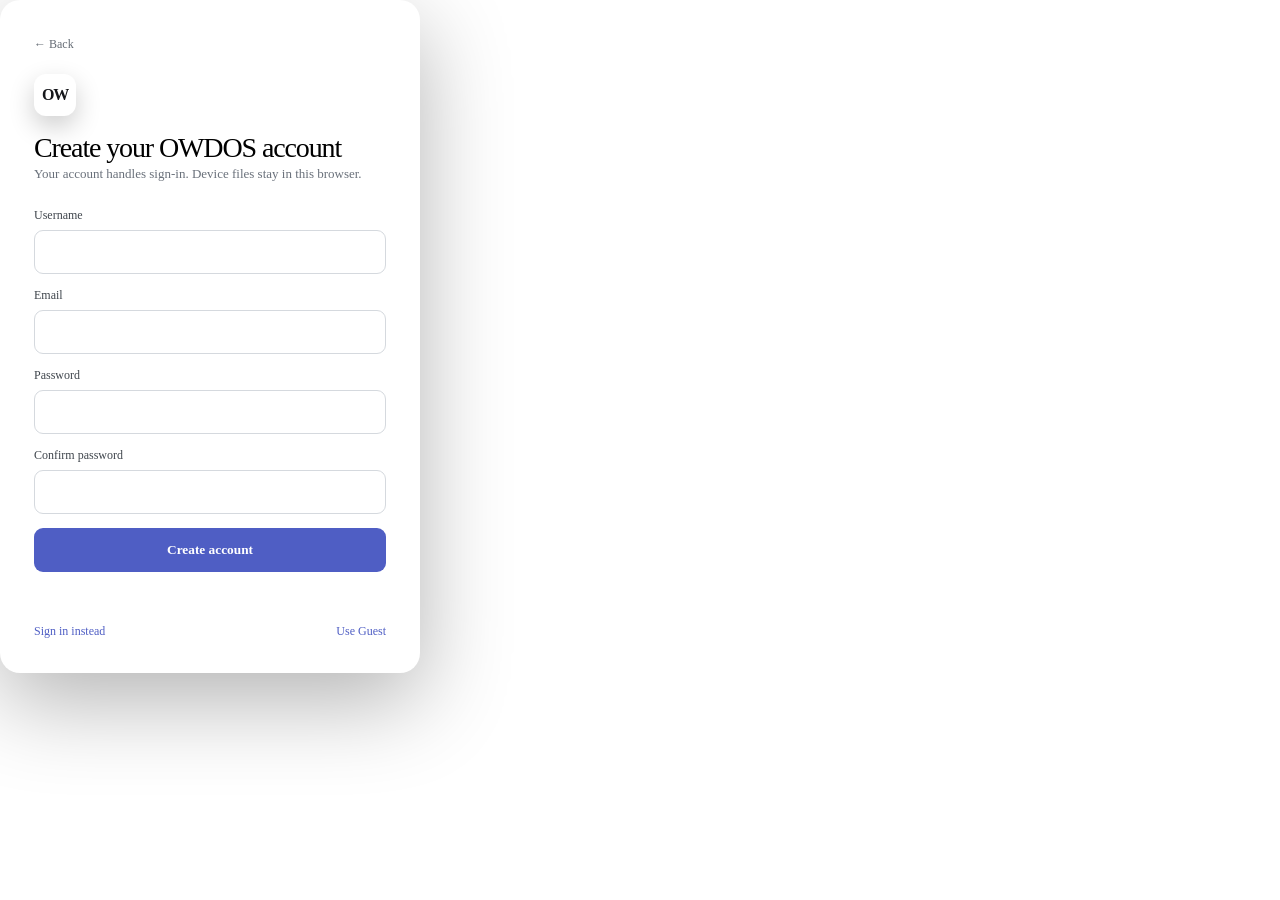
<file: signup.html>
<!doctype html><html lang="en"><head><meta charset="utf-8"><meta name="viewport" content="width=device-width,initial-scale=1"><title>Create account · OWDOS</title><link rel="icon" href="owdos.png"><link rel="stylesheet" href="owdos.css"><script src="system.js"></script><script src="auth.js"></script></head><body class="entry-screen"><main class="auth-page"><a class="back" href="welcome.html">← Back</a><div class="owdos-brand-mark">OW</div><h1>Create your OWDOS account</h1><p>Your account handles sign-in. Device files stay in this browser.</p><form id="form"><label>Username<input id="username" maxlength="24" autocomplete="username" required></label><label>Email<input id="email" type="email" autocomplete="email" required></label><label>Password<input id="password" type="password" minlength="6" autocomplete="new-password" required></label><label>Confirm password<input id="password2" type="password" minlength="6" autocomplete="new-password" required></label><button class="primary" type="submit">Create account</button></form><div id="msg"></div><div class="auth-alt"><a href="login.html">Sign in instead</a><a href="guest.html">Use Guest</a></div></main><script>
document.getElementById('form').addEventListener('submit',async e=>{e.preventDefault();const msg=document.getElementById('msg');if(password.value!==password2.value){msg.textContent='Passwords do not match.';return}msg.textContent='Creating account…';const r=await OWAuth.signUp(email.value,password.value,username.value.trim());if(r.error){msg.textContent=r.error.message;return}OWSystem.set({guest:false,oobe:true});msg.textContent=r.data.session?'Account created. Starting OWDOS…':'Account created. Check your email, then sign in.';if(r.data.session)setTimeout(()=>location.href='desktop.html',600);});</script><style>.auth-page{width:min(420px,92vw);background:#fff;border-radius:20px;padding:34px;box-shadow:0 28px 90px rgba(0,0,0,.3)}.auth-page .back{color:#656c75;text-decoration:none;font-size:12px}.auth-page>.owdos-brand-mark{margin:22px 0 16px}.auth-page h1{margin:0;font-weight:500;font-size:28px;letter-spacing:-.04em}.auth-page p{color:#69707a;font-size:13px;line-height:1.55}.auth-page form{display:grid;gap:14px;margin-top:24px}.auth-page label{display:grid;gap:7px;color:#3f454c;font-size:12px}.auth-page input{height:44px;padding:0 12px;border:1px solid #d5d9de;border-radius:9px;outline:none}.auth-page input:focus{border-color:#5965c8;box-shadow:0 0 0 3px rgba(89,101,200,.12)}.primary{height:44px;border:0;border-radius:9px;background:#4f5ec4;color:#fff;font-weight:600;cursor:pointer}#msg{min-height:18px;margin-top:12px;color:#626a74;font-size:12px}.auth-alt{display:flex;justify-content:space-between;margin-top:22px;font-size:12px}.auth-alt a{color:#4f5ec4;text-decoration:none}</style></body></html>
</file>
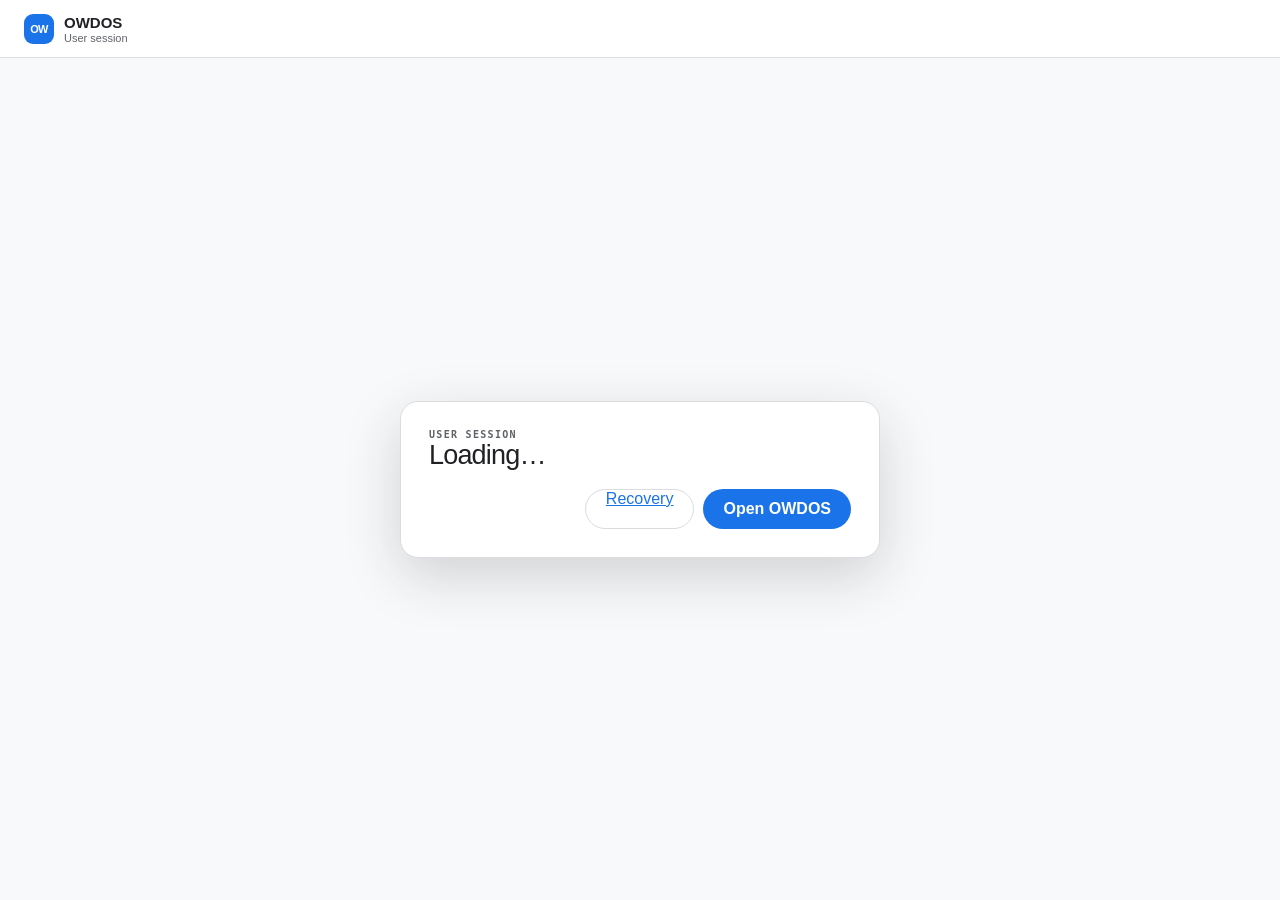
<file: user.html>
<!doctype html><html><head><meta charset="utf-8"><meta name="viewport" content="width=device-width,initial-scale=1"><title>Your OWDOS session</title><link rel="stylesheet" href="system.css"><link rel="icon" href="favicon.svg"></head><body><main class="system-page"><div class="system-top"><a class="brand" href="index.html"><span class="brand-mark">OW</span><span class="brand-name"><b>OWDOS</b><small>User session</small></span></a><span id="device-id" class="device-id"></span></div><div class="system-main"><section class="light-card"><div class="eyebrow">USER SESSION</div><h1 id="name">Loading…</h1><p class="lead" id="email"></p><div class="button-row"><a class="button ghost" href="recovery.html">Recovery</a><button class="button primary" id="open">Open OWDOS</button></div></section></div></main><script type="module">import{currentSession,getDeviceId,userName,loadDevice,redirect,supabase}from'./page.js';deviceId.textContent=getDeviceId();const s=await currentSession();if(!s)redirect('welcome.html');else{name.textContent=userName(s.user);email.textContent=s.user.email||'';open.onclick=()=>redirect('desktop.html')};</script></body></html>
</file>
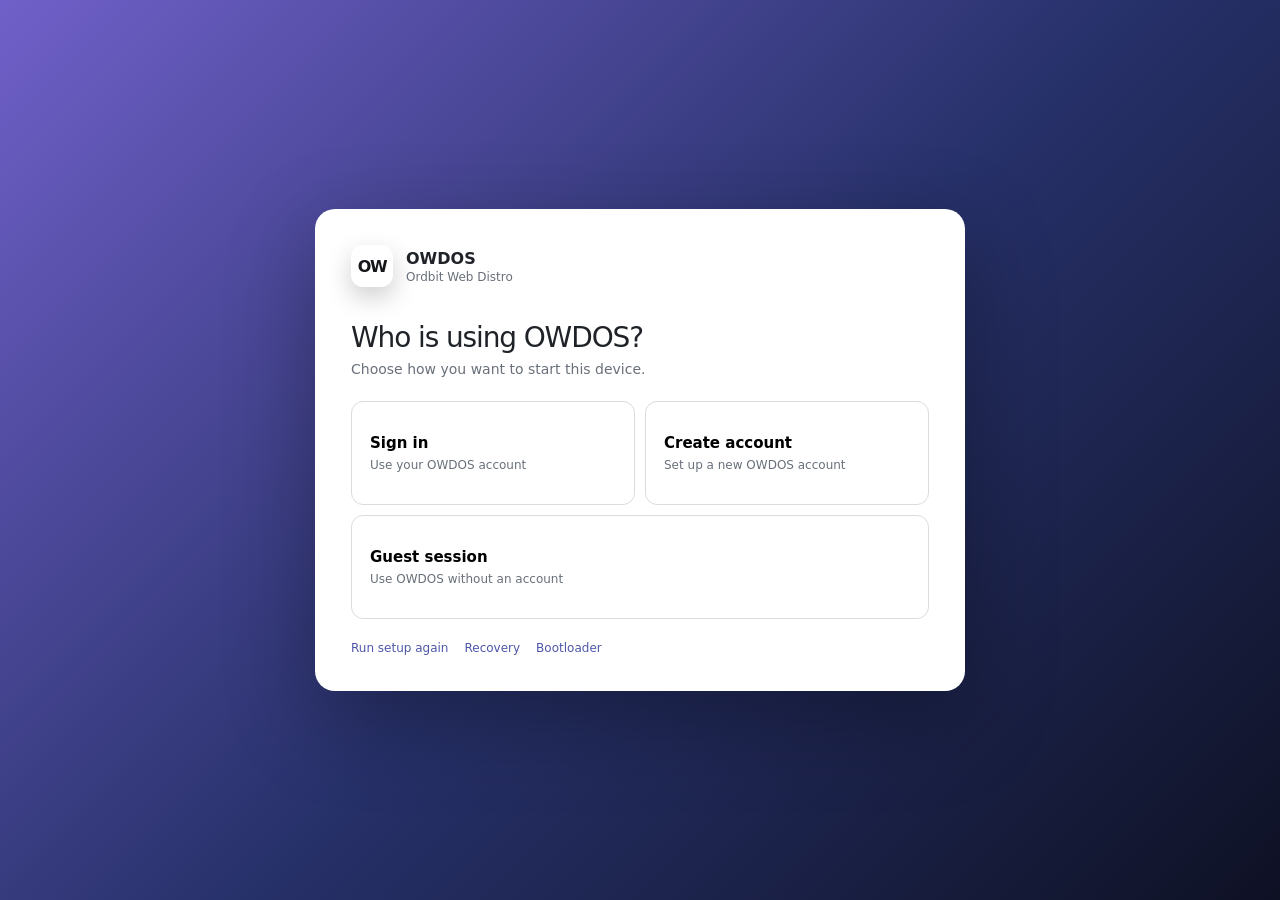
<file: welcome.html>
<!doctype html><html lang="en"><head><meta charset="utf-8"><meta name="viewport" content="width=device-width,initial-scale=1"><title>Welcome · OWDOS</title><link rel="icon" href="owdos.png"><link rel="stylesheet" href="owdos.css"><script src="system.js"></script><script src="auth.js"></script></head><body class="entry-screen"><main class="entry-card"><div class="entry-brand"><div class="owdos-brand-mark">OW</div><div><b>OWDOS</b><span>Ordbit Web Distro</span></div></div><h1>Who is using OWDOS?</h1><p>Choose how you want to start this device.</p><div class="entry-grid"><button onclick="location.href='login.html'"><strong>Sign in</strong><span>Use your OWDOS account</span></button><button onclick="location.href='signup.html'"><strong>Create account</strong><span>Set up a new OWDOS account</span></button><button onclick="location.href='guest.html'"><strong>Guest session</strong><span>Use OWDOS without an account</span></button></div><div class="entry-links"><a href="oobe.html">Run setup again</a><a href="recovery.html">Recovery</a><a href="bootloader.html">Bootloader</a></div></main><style>.entry-screen{min-height:100vh;display:grid;place-items:center;background:linear-gradient(135deg,#7060c9,#27316a 52%,#0e1124);font-family:Inter,system-ui,sans-serif;color:#1f2328}.entry-card{width:min(650px,92vw);background:#fff;border-radius:20px;padding:36px;box-shadow:0 28px 90px rgba(0,0,0,.3)}.entry-brand{display:flex;align-items:center;gap:13px}.entry-brand b,.entry-brand span{display:block}.entry-brand span{color:#69707a;font-size:12px;margin-top:2px}.entry-card h1{font-size:28px;font-weight:500;letter-spacing:-.04em;margin:34px 0 7px}.entry-card>p{color:#69707a;font-size:14px;margin:0 0 24px}.entry-grid{display:grid;grid-template-columns:repeat(2,1fr);gap:10px}.entry-grid button{padding:18px;text-align:left;border:1px solid #dadce0;border-radius:12px;background:#fff;cursor:pointer;min-height:104px}.entry-grid button:hover{background:#f8f9fa;border-color:#aeb4bb}.entry-grid button:last-child{grid-column:1/-1}.entry-grid strong,.entry-grid span{display:block}.entry-grid strong{font-size:15px}.entry-grid span{color:#69707a;font-size:12px;margin-top:6px}.entry-links{display:flex;gap:16px;margin-top:22px;font-size:12px}.entry-links a{color:#4d57a8;text-decoration:none}@media(max-width:560px){.entry-card{padding:24px}.entry-grid{grid-template-columns:1fr}.entry-grid button:last-child{grid-column:auto}}</style></body></html>
</file>
<file: owdos.css>
/* ═══════════════════════════════════════════════════════════════
   OWDOS UI — Shared Design System
   Based on chromiumos/platform2 + Chrome OS design language
   ═══════════════════════════════════════════════════════════════ */



/* ── RESET ── */
*, *::before, *::after { margin:0; padding:0; box-sizing:border-box; }
html, body { width:100%; height:100%; overflow:hidden; }
button { font-family:inherit; }
input, textarea, select { font-family:inherit; }

/* ── CSS VARIABLES ── */
:root {
  /* Fonts */
  --font-display: Inter, 'Segoe UI', system-ui, sans-serif;
  --font-ui:      Inter, 'Segoe UI', system-ui, sans-serif;
  --font-mono:    'Courier New', Courier, monospace;

  /* Google Blue palette */
  --blue-50:  #e8f0fe;
  --blue-100: #d2e3fc;
  --blue-200: #aecbfa;
  --blue-400: #669df6;
  --blue-500: #4285f4;
  --blue-600: #1a73e8;
  --blue-700: #1557b0;
  --blue-800: #0d47a1;
  --blue-900: #062168;

  /* Grey palette */
  --grey-50:  #f8f9fa;
  --grey-100: #f1f3f4;
  --grey-200: #e8eaed;
  --grey-300: #dadce0;
  --grey-400: #bdc1c6;
  --grey-500: #9aa0a6;
  --grey-600: #80868b;
  --grey-700: #5f6368;
  --grey-800: #3c4043;
  --grey-900: #202124;

  /* Semantic */
  --red:    #d93025;
  --green:  #1e8e3e;
  --yellow: #f9ab00;
  --orange: #e8710a;

  /* Surface */
  --surface:       #ffffff;
  --surface-2:     #f8f9fa;
  --surface-3:     #f1f3f4;
  --border:        #dadce0;
  --border-focus:  #1a73e8;
  --text-primary:  #202124;
  --text-secondary:#5f6368;
  --text-hint:     #9aa0a6;
  --accent:        #1a73e8;
  --accent-hover:  #1557b0;
  --accent-light:  #e8f0fe;

  /* Shelf */
  --shelf-h: 48px;
  --shelf-bg: rgba(0,0,0,0.58);
  --shelf-glass: rgba(255,255,255,0.14);
  --shelf-glass-hover: rgba(255,255,255,0.22);

  /* Windows */
  --win-radius: 8px;
  --win-shadow: 0 12px 28px rgba(0,0,0,0.28), 0 2px 6px rgba(0,0,0,0.18);
  --win-header-h: 40px;
  --win-header-bg: #f1f3f4;
  --win-border: 1px solid rgba(0,0,0,0.12);

  /* OOBE specific */
  --oobe-card-w: 460px;
  --oobe-card-radius: 20px;
  --oobe-card-shadow: 0 24px 80px rgba(0,0,0,0.18), 0 8px 24px rgba(0,0,0,0.12);

  /* Transitions */
  --ease-standard: cubic-bezier(0.4, 0, 0.2, 1);
  --ease-decel:    cubic-bezier(0, 0, 0.2, 1);
  --ease-accel:    cubic-bezier(0.4, 0, 1, 1);
  --dur-short:     120ms;
  --dur-medium:    250ms;
  --dur-long:      400ms;
}

/* ── WALLPAPER / DESKTOP ── */
.cros-desktop {
  width: 100%;
  height: 100%;
  position: relative;
  overflow: hidden;
  font-family: var(--font-ui);
  background: var(--wp-current, linear-gradient(135deg, #1a73e8 0%, #0d47a1 40%, #4a148c 100%));
  user-select: none;
}

/* ── SHELF ── */
#shelf {
  position: absolute;
  bottom: 0; left: 0; right: 0;
  height: var(--shelf-h);
  background: var(--shelf-bg);
  backdrop-filter: blur(24px) saturate(1.4);
  -webkit-backdrop-filter: blur(24px) saturate(1.4);
  display: flex;
  align-items: center;
  padding: 0 6px;
  gap: 2px;
  z-index: 1000;
  border-top: 1px solid rgba(255,255,255,0.08);
}

.shelf-btn {
  width: 40px; height: 40px;
  border-radius: 8px;
  display: flex; align-items: center; justify-content: center;
  cursor: pointer;
  transition: background var(--dur-short) var(--ease-standard);
  position: relative;
  background: transparent;
  border: none;
  flex-shrink: 0;
  outline: none;
  -webkit-tap-highlight-color: transparent;
}
.shelf-btn:hover { background: var(--shelf-glass-hover); }
.shelf-btn:active { background: rgba(255,255,255,0.28); }
.shelf-btn .icon { width: 22px; height: 22px; display:flex; align-items:center; justify-content:center; }

/* Running indicator */
.shelf-btn::after {
  content: '';
  position: absolute;
  bottom: 3px; left: 50%;
  transform: translateX(-50%) scaleX(0);
  width: 16px; height: 3px;
  background: rgba(255,255,255,0.9);
  border-radius: 2px;
  transition: transform var(--dur-medium) var(--ease-decel);
}
.shelf-btn.running::after { transform: translateX(-50%) scaleX(0.6); }
.shelf-btn.active::after  { transform: translateX(-50%) scaleX(1); background: #8ab4f8; }

#shelf-spacer { flex: 1; }

/* Status area */
#shelf-status {
  display: flex; align-items: center;
  gap: 2px; color: #fff;
}
.status-chip {
  padding: 4px 7px;
  border-radius: 6px;
  display: flex; align-items: center; gap: 5px;
  cursor: pointer;
  transition: background var(--dur-short) var(--ease-standard);
  color: #fff; font-size: 12px; font-weight: 500;
}
.status-chip:hover { background: var(--shelf-glass-hover); }
.status-chip svg { width: 16px; height: 16px; flex-shrink:0; }

#clock-widget {
  padding: 3px 10px;
  border-radius: 6px;
  cursor: pointer;
  transition: background var(--dur-short) var(--ease-standard);
  color: #fff; text-align: center;
}
#clock-widget:hover { background: var(--shelf-glass-hover); }
#clock-time  { font-size: 13px; font-weight: 500; line-height: 1.3; }
#clock-date  { font-size: 10.5px; opacity: 0.8; line-height: 1.2; }

/* ── LAUNCHER ── */
#launcher {
  position: absolute;
  bottom: var(--shelf-h); left: 0; right: 0;
  max-height: calc(100% - var(--shelf-h));
  background: rgba(28, 29, 33, 0.94);
  backdrop-filter: blur(32px) saturate(1.8);
  -webkit-backdrop-filter: blur(32px) saturate(1.8);
  transform: translateY(102%);
  transition: transform var(--dur-long) var(--ease-decel);
  z-index: 900;
  display: flex; flex-direction: column;
  border-top: 1px solid rgba(255,255,255,0.08);
}
#launcher.open { transform: translateY(0); }

#launcher-search-wrap {
  padding: 20px 24px 12px;
  display: flex; align-items: center;
}
#launcher-search {
  width: 100%; height: 46px;
  background: rgba(255,255,255,0.1);
  border: 1.5px solid rgba(255,255,255,0.18);
  border-radius: 24px;
  padding: 0 20px 0 48px;
  color: #fff; font-size: 15px;
  font-family: var(--font-ui);
  outline: none;
  transition: background var(--dur-short), border-color var(--dur-short);
  background-image: url("data:image/svg+xml,%3Csvg xmlns='http://www.w3.org/2000/svg' width='18' height='18' viewBox='0 0 24 24' fill='none' stroke='rgba(255,255,255,0.5)' stroke-width='2'%3E%3Ccircle cx='11' cy='11' r='8'/%3E%3Cpath d='m21 21-4.35-4.35'/%3E%3C/svg%3E");
  background-repeat: no-repeat;
  background-position: 16px center;
}
#launcher-search:focus {
  background-color: rgba(255,255,255,0.16);
  border-color: rgba(138,180,248,0.7);
}
#launcher-search::placeholder { color: rgba(255,255,255,0.45); }

#launcher-tabs {
  display: flex;
  padding: 0 24px;
  border-bottom: 1px solid rgba(255,255,255,0.08);
}
.launcher-tab {
  padding: 10px 14px;
  color: rgba(255,255,255,0.55);
  font-size: 13px; font-weight: 500;
  cursor: pointer;
  border-bottom: 2px solid transparent;
  transition: color var(--dur-short), border-color var(--dur-short);
}
.launcher-tab:hover { color: rgba(255,255,255,0.85); }
.launcher-tab.active { color: #fff; border-bottom-color: #8ab4f8; }

#launcher-grid {
  padding: 16px 20px 20px;
  display: grid;
  grid-template-columns: repeat(auto-fill, minmax(88px, 1fr));
  gap: 4px;
  overflow-y: auto;
  flex: 1;
}

.app-tile {
  display: flex; flex-direction: column; align-items: center;
  gap: 8px; padding: 14px 8px 10px;
  border-radius: 12px;
  cursor: pointer;
  transition: background var(--dur-short) var(--ease-standard);
}
.app-tile:hover { background: rgba(255,255,255,0.1); }
.app-tile:active { background: rgba(255,255,255,0.18); }

.app-tile-icon {
  width: 56px; height: 56px;
  border-radius: 14px;
  display: flex; align-items: center; justify-content: center;
  font-size: 28px;
  flex-shrink: 0;
}
.app-tile-label {
  font-size: 12px; color: rgba(255,255,255,0.85);
  text-align: center; line-height: 1.35;
  max-width: 82px;
  display: -webkit-box; -webkit-line-clamp: 2; -webkit-box-orient: vertical;
  overflow: hidden;
}

/* ── WINDOW MANAGER ── */
.window {
  position: absolute;
  background: var(--surface);
  border-radius: var(--win-radius);
  box-shadow: var(--win-shadow);
  display: flex; flex-direction: column;
  overflow: hidden;
  min-width: 320px; min-height: 200px;
  will-change: transform;
}
.window.maximized {
  top: 0 !important; left: 0 !important;
  width: 100% !important;
  height: calc(100% - var(--shelf-h)) !important;
  border-radius: 0;
}
.window:not(.focused) .win-titlebar { background: var(--surface-2); }
.window:not(.focused) .win-title { color: var(--text-hint); }
.window:not(.focused) { box-shadow: 0 6px 16px rgba(0,0,0,0.18); }
.window.minimized { display: none; }
.window.snap-left  { left:0!important; top:0!important; width:50%!important; height:calc(100% - var(--shelf-h))!important; border-radius:0; }
.window.snap-right { left:50%!important; top:0!important; width:50%!important; height:calc(100% - var(--shelf-h))!important; border-radius:0; }

.win-titlebar {
  height: var(--win-header-h);
  background: var(--win-header-bg);
  display: flex; align-items: center;
  padding: 0 4px 0 12px; gap: 6px;
  cursor: move; flex-shrink: 0;
  border-bottom: 1px solid var(--border);
  -webkit-user-select: none; user-select: none;
}
.win-icon {
  width: 16px; height: 16px; flex-shrink: 0;
  pointer-events: none; object-fit: contain;
  display: flex; align-items: center; justify-content: center; font-size: 14px;
}
.win-title {
  flex: 1; text-align: left;
  font-size: 13px; color: var(--text-secondary);
  font-weight: 400;
  pointer-events: none;
  overflow: hidden; text-overflow: ellipsis; white-space: nowrap;
}
.win-btns { display: flex; gap: 0; align-items: center; flex-shrink: 0; }
.win-btn {
  width: 36px; height: 32px;
  border-radius: 6px; border: none;
  background: transparent; cursor: pointer;
  display: flex; align-items: center; justify-content: center;
  color: var(--text-secondary);
  transition: background var(--dur-short), color var(--dur-short);
}
.win-btn svg { width: 13px; height: 13px; pointer-events: none; }
.win-btn:hover { background: rgba(0,0,0,0.08); color: var(--text-primary); }
body.dark-theme .win-btn:hover { background: rgba(255,255,255,0.1); }
.win-btn.win-close:hover { background: #e8433a; color: #fff; }
.win-body {
  flex: 1; overflow: auto;
  display: flex; flex-direction: column;
}
.win-resize {
  position: absolute; bottom: 0; right: 0;
  width: 18px; height: 18px;
  cursor: se-resize;
  background: linear-gradient(135deg, transparent 50%, rgba(0,0,0,0.1) 50%);
}

/* ── CONTEXT MENU ── */
#ctx-menu {
  position: absolute;
  background: var(--surface);
  border: var(--win-border);
  border-radius: 10px;
  box-shadow: 0 4px 24px rgba(0,0,0,0.18), 0 1px 4px rgba(0,0,0,0.1);
  min-width: 210px;
  z-index: 9999;
  display: none;
  overflow: hidden;
  padding: 4px 0;
}
.ctx-item {
  padding: 9px 16px;
  font-size: 13.5px; color: var(--text-primary);
  cursor: pointer; display: flex; align-items: center; gap: 12px;
  transition: background var(--dur-short);
  line-height: 1.4;
}
.ctx-item:hover { background: var(--surface-3); }
.ctx-item .ctx-ico { font-size: 16px; width: 20px; text-align:center; }
.ctx-item .ctx-shortcut { margin-left: auto; font-size: 11px; color: var(--text-hint); }
.ctx-item.danger { color: var(--red); }
.ctx-sep { height: 1px; background: var(--border); margin: 4px 0; }

/* ── QUICK SETTINGS ── */
#quick-settings {
  position: absolute;
  bottom: calc(var(--shelf-h) + 8px); right: 8px;
  width: 364px;
  background: rgba(36,37,42,0.97);
  backdrop-filter: blur(24px) saturate(1.6);
  -webkit-backdrop-filter: blur(24px) saturate(1.6);
  border-radius: 16px;
  border: 1px solid rgba(255,255,255,0.1);
  box-shadow: 0 12px 48px rgba(0,0,0,0.45);
  z-index: 2000;
  display: none;
  overflow: hidden;
  transform-origin: bottom right;
  transform: scale(0.95);
  opacity: 0;
  transition: transform var(--dur-medium) var(--ease-decel),
              opacity var(--dur-medium) var(--ease-decel);
}
#quick-settings.open {
  display: block;
  transform: scale(1);
  opacity: 1;
}

.qs-header {
  padding: 14px 16px 10px;
  display: flex; align-items: center; justify-content: space-between;
  border-bottom: 1px solid rgba(255,255,255,0.08);
}
.qs-user { display: flex; align-items: center; gap: 10px; }
.qs-avatar {
  width: 36px; height: 36px; border-radius: 50%;
  background: var(--blue-600);
  display: flex; align-items: center; justify-content: center;
  color: #fff; font-weight: 600; font-size: 14px;
}
.qs-name  { color: #fff; font-size: 14px; font-weight: 500; }
.qs-email { color: rgba(255,255,255,0.55); font-size: 11.5px; }

.qs-tiles {
  display: grid; grid-template-columns: 1fr 1fr 1fr;
  gap: 8px; padding: 12px;
}
.qs-tile {
  background: rgba(255,255,255,0.08);
  border-radius: 10px;
  padding: 12px 8px 10px;
  display: flex; flex-direction: column; align-items: center; gap: 6px;
  cursor: pointer;
  transition: background var(--dur-short);
}
.qs-tile:hover  { background: rgba(255,255,255,0.14); }
.qs-tile.on     { background: rgba(138,180,248,0.22); }
.qs-tile svg    { width: 20px; height: 20px; color: rgba(255,255,255,0.75); }
.qs-tile.on svg { color: #8ab4f8; }
.qs-tile-lbl    { font-size: 11px; color: rgba(255,255,255,0.6); text-align:center; line-height:1.3; }
.qs-tile.on .qs-tile-lbl { color: #8ab4f8; }

.qs-slider-row {
  padding: 6px 14px;
  display: flex; align-items: center; gap: 10px;
}
.qs-slider-row svg { width: 18px; height: 18px; flex-shrink:0; color: rgba(255,255,255,0.6); }
.qs-slider {
  flex: 1; height: 4px;
  appearance: none; -webkit-appearance: none;
  background: rgba(255,255,255,0.2);
  border-radius: 2px; outline: none; cursor: pointer;
}
.qs-slider::-webkit-slider-thumb {
  appearance: none; -webkit-appearance: none;
  width: 18px; height: 18px;
  border-radius: 50%;
  background: #fff;
  box-shadow: 0 1px 4px rgba(0,0,0,0.3);
}

.qs-network-row {
  padding: 8px 14px;
  display: flex; align-items: center; gap: 10px;
  border-top: 1px solid rgba(255,255,255,0.06);
  cursor: pointer;
  transition: background var(--dur-short);
}
.qs-network-row:hover { background: rgba(255,255,255,0.06); }
.qs-network-name { font-size: 13px; color: #fff; flex:1; }
.qs-network-signal { font-size: 11px; color: rgba(255,255,255,0.5); }

.qs-footer {
  padding: 10px 14px;
  display: flex; justify-content: flex-end; gap: 4px;
  border-top: 1px solid rgba(255,255,255,0.08);
}
.qs-footer-btn {
  color: rgba(255,255,255,0.65);
  font-size: 12px; cursor: pointer;
  display: flex; align-items: center; gap: 6px;
  padding: 7px 12px; border-radius: 8px;
  transition: background var(--dur-short), color var(--dur-short);
}
.qs-footer-btn:hover { background: rgba(255,255,255,0.1); color: #fff; }

/* ── NOTIFICATION CENTER ── */
#notif-center {
  position: absolute; top: 0; right: 0;
  width: 384px;
  height: calc(100% - var(--shelf-h));
  background: rgba(32,33,38,0.97);
  backdrop-filter: blur(24px);
  -webkit-backdrop-filter: blur(24px);
  transform: translateX(100%);
  transition: transform var(--dur-long) var(--ease-decel);
  z-index: 800;
  display: flex; flex-direction: column;
  border-left: 1px solid rgba(255,255,255,0.08);
}
#notif-center.open { transform: translateX(0); }

.nc-header {
  padding: 16px 16px 12px;
  display: flex; align-items: center; justify-content: space-between;
  border-bottom: 1px solid rgba(255,255,255,0.08);
}
.nc-title { color: #fff; font-size: 16px; font-weight: 500; }
.nc-clear-btn {
  color: rgba(255,255,255,0.5); font-size: 12.5px;
  cursor: pointer; padding: 4px 10px; border-radius: 6px;
  transition: background var(--dur-short), color var(--dur-short);
}
.nc-clear-btn:hover { background: rgba(255,255,255,0.08); color: #fff; }

.notif-card {
  margin: 6px 12px;
  background: rgba(255,255,255,0.06);
  border-radius: 10px; padding: 12px;
  border: 1px solid rgba(255,255,255,0.08);
  cursor: pointer;
  transition: background var(--dur-short);
}
.notif-card:hover { background: rgba(255,255,255,0.1); }
.notif-card-hdr {
  display: flex; align-items: center; gap: 8px; margin-bottom: 7px;
}
.notif-app-icon {
  width: 18px; height: 18px; border-radius: 4px;
  display: flex; align-items: center; justify-content: center;
  font-size: 11px;
}
.notif-app-name { font-size: 11.5px; color: rgba(255,255,255,0.55); }
.notif-time { margin-left: auto; font-size: 10.5px; color: rgba(255,255,255,0.35); }
.notif-title { font-size: 13.5px; color: #fff; font-weight: 500; margin-bottom: 3px; }
.notif-body  { font-size: 12.5px; color: rgba(255,255,255,0.65); line-height: 1.45; }
.nc-date-lbl {
  padding: 8px 16px 4px;
  font-size: 11px; color: rgba(255,255,255,0.4);
  font-weight: 600; text-transform: uppercase; letter-spacing: 0.6px;
}

/* ── TOAST ── */
#toast {
  position: absolute;
  bottom: calc(var(--shelf-h) + 20px); left: 50%;
  transform: translateX(-50%) translateY(10px);
  background: rgba(32,33,38,0.95);
  color: #fff; padding: 9px 20px;
  border-radius: 24px; font-size: 13px; font-weight: 500;
  pointer-events: none; opacity: 0;
  transition: opacity var(--dur-medium), transform var(--dur-medium) var(--ease-decel);
  z-index: 9998; white-space: nowrap;
  box-shadow: 0 4px 16px rgba(0,0,0,0.35);
}
#toast.show {
  opacity: 1;
  transform: translateX(-50%) translateY(0);
}

/* ── OVERVIEW ── */
#overview {
  position: absolute; inset: 0;
  padding-bottom: var(--shelf-h);
  background: rgba(0,0,0,0.72);
  backdrop-filter: blur(4px);
  z-index: 700;
  display: none;
  align-content: center; justify-content: center;
  flex-wrap: wrap; gap: 24px; padding: 56px 40px var(--shelf-h);
}
#overview.open { display: flex; }
.ov-thumb {
  width: 280px; min-height: 180px;
  background: var(--surface);
  border-radius: 12px; overflow: hidden;
  cursor: pointer;
  border: 2px solid transparent;
  box-shadow: 0 8px 32px rgba(0,0,0,0.4);
  transition: border-color var(--dur-medium), transform var(--dur-medium) var(--ease-decel);
  position: relative;
}
.ov-thumb:hover { border-color: rgba(255,255,255,0.7); transform: translateY(-4px); }
.ov-thumb-close {
  position: absolute; top: 8px; right: 8px;
  width: 24px; height: 24px; border-radius: 50%;
  background: rgba(0,0,0,0.55); color: #fff;
  display: flex; align-items: center; justify-content: center;
  font-size: 12px; cursor: pointer; z-index: 1;
  opacity: 0; transition: opacity var(--dur-short);
}
.ov-thumb:hover .ov-thumb-close { opacity: 1; }
.ov-thumb-label {
  position: absolute; bottom: 0; left: 0; right: 0;
  background: rgba(0,0,0,0.65);
  color: #fff; font-size: 12px; padding: 6px 10px;
  backdrop-filter: blur(4px);
}

/* ── GOOGLE BUTTON ── */
.goog-btn {
  display: inline-flex; align-items: center; justify-content: center;
  gap: 8px;
  padding: 0 24px; height: 36px;
  border-radius: 4px; border: none;
  font-family: var(--font-ui);
  font-size: 14px; font-weight: 500;
  cursor: pointer;
  transition: background var(--dur-short), box-shadow var(--dur-short);
  outline: none;
}
.goog-btn-primary {
  background: var(--blue-600); color: #fff;
}
.goog-btn-primary:hover {
  background: var(--blue-700);
  box-shadow: 0 1px 3px rgba(0,0,0,0.2);
}
.goog-btn-secondary {
  background: transparent; color: var(--blue-600);
  border: 1px solid var(--border);
}
.goog-btn-secondary:hover { background: var(--surface-3); }
.goog-btn-text {
  background: transparent; color: var(--blue-600); border: none;
  padding: 0 8px;
}
.goog-btn-text:hover { background: var(--accent-light); border-radius: 4px; }

/* ── FORM ELEMENTS ── */
.goog-input-wrap {
  position: relative; margin-bottom: 8px;
}
.goog-input {
  width: 100%; height: 56px;
  border: 1px solid #dadce0;
  border-radius: 4px;
  padding: 16px 14px 4px;
  font-family: var(--font-ui);
  font-size: 16px; color: var(--text-primary);
  background: transparent;
  outline: none;
  transition: border-color var(--dur-short);
}
.goog-input:focus { border-color: var(--blue-600); border-width: 2px; }
.goog-input-label {
  position: absolute; left: 14px; top: 50%;
  transform: translateY(-50%);
  font-size: 16px; color: var(--text-secondary);
  pointer-events: none;
  transition: top var(--dur-medium) var(--ease-standard),
              font-size var(--dur-medium) var(--ease-standard),
              color var(--dur-medium);
  background: transparent;
}
.goog-input:focus ~ .goog-input-label,
.goog-input:not(:placeholder-shown) ~ .goog-input-label {
  top: 10px; font-size: 11px;
}
.goog-input:focus ~ .goog-input-label { color: var(--blue-600); }

/* ── TOGGLE ── */
.cros-toggle {
  width: 42px; height: 24px; border-radius: 12px;
  background: var(--grey-300);
  cursor: pointer; position: relative;
  transition: background var(--dur-medium);
  flex-shrink: 0; border: none;
}
.cros-toggle.on { background: var(--blue-600); }
.cros-toggle::after {
  content: ''; position: absolute;
  top: 3px; left: 3px;
  width: 18px; height: 18px;
  border-radius: 50%; background: #fff;
  box-shadow: 0 1px 3px rgba(0,0,0,0.25);
  transition: transform var(--dur-medium) var(--ease-decel);
}
.cros-toggle.on::after { transform: translateX(18px); }

/* ── SCROLLBARS ── */
::-webkit-scrollbar { width: 6px; height: 6px; }
::-webkit-scrollbar-track { background: transparent; }
::-webkit-scrollbar-thumb { background: rgba(0,0,0,0.18); border-radius: 3px; }
::-webkit-scrollbar-thumb:hover { background: rgba(0,0,0,0.3); }

/* Dark scrollbar context */
.dark-scroll::-webkit-scrollbar-thumb { background: rgba(255,255,255,0.18); }
.dark-scroll::-webkit-scrollbar-thumb:hover { background: rgba(255,255,255,0.3); }

/* ── LOADER / SPINNER ── */
.cros-spinner {
  width: 24px; height: 24px;
  border: 2.5px solid rgba(26,115,232,0.25);
  border-top-color: var(--blue-600);
  border-radius: 50%;
  animation: spin 0.8s linear infinite;
}
@keyframes spin { to { transform: rotate(360deg); } }

/* ── KEYBOARD SHORTCUT OVERLAY ── */
#kbd-overlay {
  position: absolute; inset: 0;
  background: rgba(0,0,0,0.82);
  z-index: 9990;
  display: none;
  align-items: center; justify-content: center;
}
#kbd-overlay.show { display: flex; }
.kbd-card {
  background: #2a2b30; border-radius: 16px;
  padding: 28px 36px;
  min-width: 340px; max-width: 560px;
  color: #fff;
}
.kbd-title { font-size: 18px; font-weight: 500; margin-bottom: 16px; }
.kbd-row {
  display: flex; align-items: center; justify-content: space-between;
  padding: 8px 0; border-bottom: 1px solid rgba(255,255,255,0.08);
  font-size: 13px;
}
.kbd-row:last-child { border-bottom: none; }
.kbd-desc { color: rgba(255,255,255,0.7); }
.kbd-keys { display: flex; gap: 4px; }
.kbd-key {
  padding: 3px 8px;
  background: rgba(255,255,255,0.12);
  border-radius: 4px; font-size: 11px;
  border: 1px solid rgba(255,255,255,0.2);
  font-family: var(--font-mono);
  color: rgba(255,255,255,0.85);
}

/* ── SETTINGS PANELS ── */
.settings-sidebar {
  width: 224px; flex-shrink: 0;
  background: var(--surface-2);
  border-right: 1px solid var(--border);
  overflow-y: auto; padding: 12px 0;
}
.settings-nav-item {
  display: flex; align-items: center; gap: 14px;
  padding: 11px 20px; font-size: 13.5px;
  color: var(--text-primary); cursor: pointer;
  transition: background var(--dur-short);
  border-radius: 0;
}
.settings-nav-item:hover { background: var(--surface-3); }
.settings-nav-item.active {
  background: var(--accent-light); color: var(--accent); font-weight: 500;
}
.settings-nav-item svg { width: 20px; height: 20px; flex-shrink: 0; }

.settings-content {
  flex: 1; overflow: auto; padding: 28px 36px;
}
.settings-h1 {
  font-size: 22px; font-weight: 400;
  color: var(--text-primary); margin-bottom: 24px;
}
.settings-section-lbl {
  font-size: 11px; font-weight: 600;
  color: var(--text-hint); letter-spacing: 0.8px;
  text-transform: uppercase; margin-bottom: 10px;
}
.settings-card {
  background: var(--surface);
  border: 1px solid var(--border);
  border-radius: 12px;
  overflow: hidden; margin-bottom: 14px;
}
.settings-row {
  display: flex; align-items: center;
  padding: 15px 18px; gap: 14px;
  border-bottom: 1px solid var(--border);
}
.settings-row:last-child { border-bottom: none; }
.settings-row-info { flex: 1; }
.settings-row-label { font-size: 14px; color: var(--text-primary); font-weight: 500; }
.settings-row-desc  { font-size: 12px; color: var(--text-secondary); margin-top: 2px; line-height: 1.45; }

/* ── FILE MANAGER ── */
.fm-sidebar {
  width: 206px; flex-shrink: 0;
  background: var(--surface-2);
  border-right: 1px solid var(--border);
  overflow-y: auto; padding: 10px 0;
}
.fm-sidebar-section-lbl {
  padding: 8px 18px 4px;
  font-size: 10.5px; font-weight: 600;
  color: var(--text-hint); text-transform: uppercase; letter-spacing: 0.6px;
}
.fm-sidebar-item {
  display: flex; align-items: center; gap: 12px;
  padding: 9px 18px; font-size: 13px;
  color: var(--text-primary); cursor: pointer;
  transition: background var(--dur-short);
}
.fm-sidebar-item:hover { background: var(--surface-3); }
.fm-sidebar-item.active {
  background: var(--accent-light); color: var(--accent); font-weight: 500;
}
.fm-sidebar-item svg { width: 18px; height: 18px; flex-shrink: 0; }

.fm-toolbar {
  padding: 7px 14px; display: flex; align-items: center; gap: 6px;
  border-bottom: 1px solid var(--border); flex-shrink: 0;
  background: var(--surface);
}
.fm-tb-btn {
  width: 32px; height: 32px; border-radius: 6px;
  display: flex; align-items: center; justify-content: center;
  cursor: pointer; color: var(--text-secondary);
  transition: background var(--dur-short);
  border: none; background: transparent;
}
.fm-tb-btn:hover { background: var(--surface-3); color: var(--text-primary); }
.fm-breadcrumb {
  display: flex; align-items: center; gap: 3px;
  font-size: 13.5px; color: var(--text-secondary); flex: 1;
}
.fm-breadcrumb span { cursor: pointer; padding: 2px 4px; border-radius: 4px; }
.fm-breadcrumb span:hover { background: var(--surface-3); color: var(--accent); }
.fm-breadcrumb .sep { color: var(--text-hint); font-size: 11px; padding: 0; }

.fm-grid {
  display: grid;
  grid-template-columns: repeat(auto-fill, minmax(104px, 1fr));
  gap: 4px; padding: 10px;
}
.fm-item {
  display: flex; flex-direction: column; align-items: center; gap: 5px;
  padding: 10px 8px; border-radius: 8px; cursor: pointer;
  transition: background var(--dur-short);
}
.fm-item:hover { background: var(--surface-3); }
.fm-item.selected { background: var(--accent-light); }
.fm-item-ico  { font-size: 38px; line-height: 1; }
.fm-item-name {
  font-size: 11.5px; color: var(--text-primary);
  text-align: center; line-height: 1.35;
  display: -webkit-box; -webkit-line-clamp: 2; -webkit-box-orient: vertical;
  overflow: hidden; max-width: 94px;
}
/* OWDOS refinements */
.owdos-brand-mark{width:42px;height:42px;border-radius:12px;display:grid;place-items:center;background:#fff;color:#15161a;font-weight:800;letter-spacing:-.08em;box-shadow:0 10px 26px rgba(0,0,0,.2)}
.window{box-shadow:0 18px 48px rgba(0,0,0,.38),0 3px 12px rgba(0,0,0,.22)!important;}
.window .win-titlebar{backdrop-filter:blur(16px);-webkit-backdrop-filter:blur(16px);}
.dark-theme .window .win-titlebar{background:#25272b!important;color:#f4f5f7!important;border-bottom-color:#34373d!important;}
.dark-theme .window .win-body{background:#17191d!important;color:#f4f5f7!important;}
.shelf-btn,.status-chip,#clock-widget{transition:transform .12s ease,background .12s ease,filter .12s ease;}
.shelf-btn:active,.status-chip:active,#clock-widget:active{transform:scale(.96)}
#overview.open{background:rgba(15,16,20,.54);backdrop-filter:blur(10px)}
</file>
<file: system.css>
:root{
  --blue:#1a73e8;--blue2:#8ab4f8;--ink:#202124;--sub:#5f6368;--line:#dadce0;
  --bg:#f8f9fa;--card:#fff;--soft:#f1f3f4;--danger:#d93025;--good:#188038;
  --shadow:0 18px 55px rgba(32,33,36,.18);
}
*{box-sizing:border-box}
html,body{margin:0;width:100%;height:100%;overflow:hidden;font-family:Arial,"Google Sans",Roboto,sans-serif;color:var(--ink);background:#000}
button,input{font:inherit}
button{cursor:pointer}
.hidden{display:none!important}
a{color:inherit}
.system-page{width:100%;height:100%;background:#f8f9fa;display:flex;flex-direction:column}
.system-top{height:58px;display:flex;align-items:center;justify-content:space-between;padding:0 24px;border-bottom:1px solid var(--line);background:#fff}
.brand{display:flex;align-items:center;gap:10px;text-decoration:none}
.brand-mark{width:30px;height:30px;border-radius:9px;background:#1a73e8;color:#fff;display:grid;place-items:center;font-size:11px;font-weight:800;letter-spacing:-.06em}
.brand-name{font-size:15px}
.brand-name small{display:block;color:#5f6368;font-size:11px;margin-top:1px}
.device-id{font:11px ui-monospace,SFMono-Regular,Consolas,monospace;color:#80868b}
.system-main{flex:1;display:grid;place-items:center;padding:28px;position:relative}
.auth-card,.light-card{width:min(480px,calc(100vw - 32px));background:var(--card);border:1px solid var(--line);border-radius:18px;box-shadow:var(--shadow);padding:28px}
.auth-card h1,.light-card h1{margin:0;font-size:27px;font-weight:500;letter-spacing:-.03em}
.lead{color:var(--sub);line-height:1.65;font-size:14px;margin:10px 0 0}
.eyebrow{font:600 10px/1 ui-monospace,SFMono-Regular,Consolas,monospace;letter-spacing:.13em;color:#5f6368;text-transform:uppercase}
.stack{display:grid;gap:12px;margin-top:22px}
.field{font-size:12px;color:#3c4043}
.field input,.field select{display:block;width:100%;margin-top:7px;height:44px;border:1px solid #c9ccd1;border-radius:8px;padding:0 13px;outline:none;background:#fff;color:#202124}
.field input:focus,.field select:focus{border-color:#1a73e8;box-shadow:0 0 0 2px rgba(26,115,232,.15)}
.button-row{display:flex;align-items:center;justify-content:flex-end;gap:9px;margin-top:18px}
.button{border:0;border-radius:999px;min-height:40px;padding:0 20px}
.button.primary{background:#1a73e8;color:#fff;font-weight:600}
.button.primary:hover{background:#1765c1}
.button.ghost{background:#fff;border:1px solid #dadce0;color:#1a73e8}
.button.ghost:hover{background:#f8f9fa}
.button.danger{background:#d93025;color:#fff}
.status{margin-top:13px;min-height:18px;font-size:12px;line-height:1.5;color:#5f6368}
.status.good{color:var(--good)}.status.bad{color:var(--danger)}
.choice-grid{display:grid;grid-template-columns:1fr 1fr;gap:12px;margin-top:22px}
.choice{min-height:160px;text-align:left;padding:20px;border:1px solid #dadce0;border-radius:14px;background:#fff;transition:.15s}
.choice:hover{border-color:#8ab4f8;box-shadow:0 3px 12px rgba(60,64,67,.12)}
.choice .icon{width:42px;height:42px;border-radius:12px;background:#e8f0fe;color:#1a73e8;display:grid;place-items:center;font-weight:800;margin-bottom:28px}
.choice b,.choice small{display:block}.choice b{font-size:15px;font-weight:500}.choice small{margin-top:6px;color:#5f6368;line-height:1.5}
.panel-foot{display:flex;justify-content:space-between;gap:12px;padding-top:18px;color:#80868b;font-size:11px;border-top:1px solid var(--line);margin-top:22px}
.modal-shell{position:fixed;inset:0;display:grid;place-items:center;background:rgba(0,0,0,.45);z-index:9999}
.modal-card{width:min(430px,calc(100vw - 32px));background:#fff;border-radius:16px;padding:24px;box-shadow:0 25px 80px rgba(0,0,0,.3)}
.modal-card h2{margin:6px 0;font-size:21px;font-weight:500}
.modal-card p{color:#5f6368;line-height:1.6;font-size:13px}
.modal-actions{display:flex;justify-content:flex-end;gap:8px;margin-top:18px}
.toast{position:fixed;bottom:24px;left:50%;transform:translate(-50%,12px);padding:10px 17px;border-radius:22px;background:#323232;color:#fff;font-size:12px;opacity:0;transition:.18s;z-index:9999;pointer-events:none}
.toast.show{opacity:1;transform:translate(-50%,0)}
@media(max-width:700px){.choice-grid{grid-template-columns:1fr}.auth-card,.light-card{padding:22px}}

.oobe-page{width:100%;height:100%;position:relative;display:grid;place-items:center;background:#f5f7fa;overflow:hidden}
.oobe-bg{position:absolute;inset:0;background:
 radial-gradient(circle at 15% 15%,rgba(138,180,248,.28),transparent 27%),
 radial-gradient(circle at 85% 80%,rgba(196,180,255,.27),transparent 30%),
 linear-gradient(135deg,#eef3ff,#f8f9fa 50%,#f3efff);}
.oobe-status{position:absolute;top:18px;right:22px;display:flex;gap:16px;color:#5f6368;font-size:12px;z-index:2}
.oobe-card{position:relative;width:min(900px,calc(100vw - 30px));height:min(640px,calc(100vh - 34px));display:flex;flex-direction:column;background:#fff;border:1px solid #dadce0;border-radius:20px;box-shadow:0 24px 70px rgba(60,64,67,.18);overflow:hidden;z-index:2}
.oobe-head{height:70px;display:flex;align-items:center;justify-content:space-between;padding:0 26px;border-bottom:1px solid #edf0f2}
.oobe-device{color:#80868b;font:10px ui-monospace,SFMono-Regular,Consolas,monospace}
.oobe-progress{display:grid;grid-template-columns:repeat(8,1fr);gap:5px;padding:11px 26px 0}.oobe-progress span{height:3px;border-radius:999px;background:#e0e3e7}.oobe-progress span.active{background:#1a73e8}
#step{flex:1;min-height:0;padding:25px 36px 10px;overflow:auto}.oobe-layout{display:grid;grid-template-columns:1.15fr .85fr;gap:35px;height:100%;align-items:center}.oobe-eyebrow{color:#1a73e8;font:600 10px/1 ui-monospace,SFMono-Regular,Consolas,monospace;letter-spacing:.13em}.oobe-layout h1,.center-step h2,.finish-step h2{margin:9px 0 0;font-size:34px;font-weight:500;letter-spacing:-.04em;color:#202124}.oobe-lead{color:#5f6368;line-height:1.7;font-size:14px;max-width:600px}.oobe-facts{display:grid;grid-template-columns:repeat(3,1fr);gap:9px;margin-top:28px}.oobe-facts>div{padding:13px;border:1px solid #e1e3e6;border-radius:11px;background:#fbfcfd}.oobe-facts b,.oobe-facts span{display:block}.oobe-facts b{font-size:11px}.oobe-facts span{margin-top:5px;color:#6b7280;font-size:10px;line-height:1.5}.oobe-art{position:relative;height:300px;display:grid;place-items:center}.laptop{position:relative;width:270px;transform:rotate(-8deg)}.laptop .screen{height:175px;border:9px solid #202124;border-radius:16px;background:linear-gradient(135deg,#1a73e8,#7e57c2)}.laptop .base{height:14px;width:305px;margin-left:-18px;border-radius:0 0 14px 14px;background:#c5c9d0}.orb{position:absolute;border-radius:50%;filter:blur(1px)}.orb1{width:110px;height:110px;background:#a56eff;left:7px;top:35px}.orb2{width:74px;height:74px;background:#8ab4f8;right:6px;bottom:23px}.center-step{max-width:620px;margin:0 auto}.center-step h2{font-size:29px}.choice-list{display:grid;gap:8px;margin-top:22px}.oobe-choice{display:flex;align-items:center;justify-content:space-between;text-align:left;width:100%;padding:14px 15px;border:1px solid #dadce0;border-radius:10px;background:#fff;color:#202124}.oobe-choice:hover{background:#f8f9fa}.oobe-choice.selected{border-color:#1a73e8;background:#e8f0fe}.oobe-choice b,.oobe-choice span{display:block}.oobe-choice b{font-size:13px;font-weight:500}.oobe-choice span{margin-top:4px;color:#5f6368;font-size:10px}.toggle-list{display:grid;gap:9px;margin-top:22px}.toggle-list label,.agree{display:flex;align-items:flex-start;gap:10px;padding:13px;border:1px solid #dadce0;border-radius:10px;background:#fff;font-size:11px;color:#202124}.toggle-list input,.agree input{width:auto;margin:2px 0 0}.toggle-list b{display:block;font-size:12px}.toggle-list span{display:block;line-height:1.5}.network-card{display:flex;align-items:center;gap:12px;margin-top:22px;padding:18px;border:1px solid #dadce0;border-radius:12px;background:#fbfcfd}.network-icon{width:36px;height:36px;border-radius:50%;background:#e6f4ea;color:#188038;display:grid;place-items:center;font-weight:700}.network-card b,.network-card span{display:block}.network-card span{margin-top:4px;color:#5f6368;font-size:11px}.terms-box{margin-top:22px;padding:16px;border:1px solid #dadce0;border-radius:12px;background:#f8f9fa;color:#5f6368;line-height:1.6;font-size:11px}.agree{margin-top:10px}.account-note{margin-top:15px;color:#80868b;font-size:11px;line-height:1.5}.finish-step{text-align:center;max-width:520px;margin:auto;padding-top:80px}.finish-mark{width:62px;height:62px;margin:0 auto 17px;border-radius:50%;background:#e6f4ea;color:#188038;display:grid;place-items:center;font-size:24px}.oobe-footer{display:flex;justify-content:space-between;align-items:center;padding:14px 26px;border-top:1px solid #edf0f2;background:#fff}.oobe-actions{display:flex;gap:8px}.oobe-link{border:0;background:transparent;color:#1a73e8;font-size:12px;padding:9px 0}.oobe-actions .button{min-width:105px}
@media(max-width:720px){.oobe-card{height:calc(100vh - 14px);width:calc(100vw - 14px);border-radius:14px}.oobe-layout{grid-template-columns:1fr}.oobe-art{display:none}.oobe-facts{grid-template-columns:1fr}.oobe-head{padding:0 16px}#step{padding:22px}.oobe-footer{padding:12px 16px}}

.firmware-page,.bootloader{width:100%;height:100%;background:#000;color:#fff;font-family:ui-monospace,SFMono-Regular,Consolas,monospace}
.firmware-page{display:flex;flex-direction:column;align-items:center;justify-content:center;text-align:center}
.firmware-mark{width:64px;height:64px;border-radius:14px;background:#f5f5f5;color:#111;display:grid;place-items:center;font:800 19px Arial;letter-spacing:-.06em;margin-bottom:18px}
.firmware-name{font:600 27px/1 Arial;letter-spacing:-.04em}.firmware-sub{margin-top:6px;color:#737983;font:12px Arial}
.firmware-lines{width:min(450px,88vw);margin-top:52px;border-top:1px solid #1d2025;border-bottom:1px solid #1d2025;padding:14px 0;display:grid;gap:7px;text-align:left;font-size:11px;color:#777f89}.firmware-lines div{display:flex;justify-content:space-between}.firmware-lines b{color:#86efac}
.firmware-bar{width:min(450px,88vw);height:3px;background:#1b1d21;margin-top:20px;overflow:hidden}.firmware-bar span{display:block;height:100%;background:#fff;transition:width .18s}
#skip{margin-top:25px;border:0;background:transparent;color:#666c74;font:11px ui-monospace,SFMono-Regular,Consolas,monospace}.bootloader{display:flex;flex-direction:column}.bootloader header{display:flex;justify-content:space-between;padding:28px 34px;border-bottom:1px solid #17191d}.firmware-word{font:bold 20px Arial;letter-spacing:-.05em}.firmware-device{color:#737983;font-size:10px}.bootloader main{width:min(720px,92vw);margin:auto}.boot-title{font:500 25px Arial;letter-spacing:-.03em}.boot-sub{margin-top:7px;color:#747b85;font:12px Arial;line-height:1.5}.boot-menu{display:grid;gap:8px;margin-top:24px}.boot-menu button{display:flex;align-items:center;justify-content:space-between;padding:15px 17px;border-radius:9px;border:1px solid #282c32;background:#121419;color:#f3f4f6;text-align:left}.boot-menu button:hover,.boot-menu button.selected{background:#18253b;border-color:#4c75af}.boot-menu span{display:block;color:#737c87;font:10px Arial;margin-top:3px}.bootloader footer{padding:18px 34px;color:#555c66;font-size:10px;border-top:1px solid #17191d}.powered-off{height:100%;display:grid;place-items:center;background:#000;color:#d7dbe0;text-align:center;font:15px Arial}.powered-off span{display:block;color:#707780;margin-top:8px;font-size:11px}
</file>
